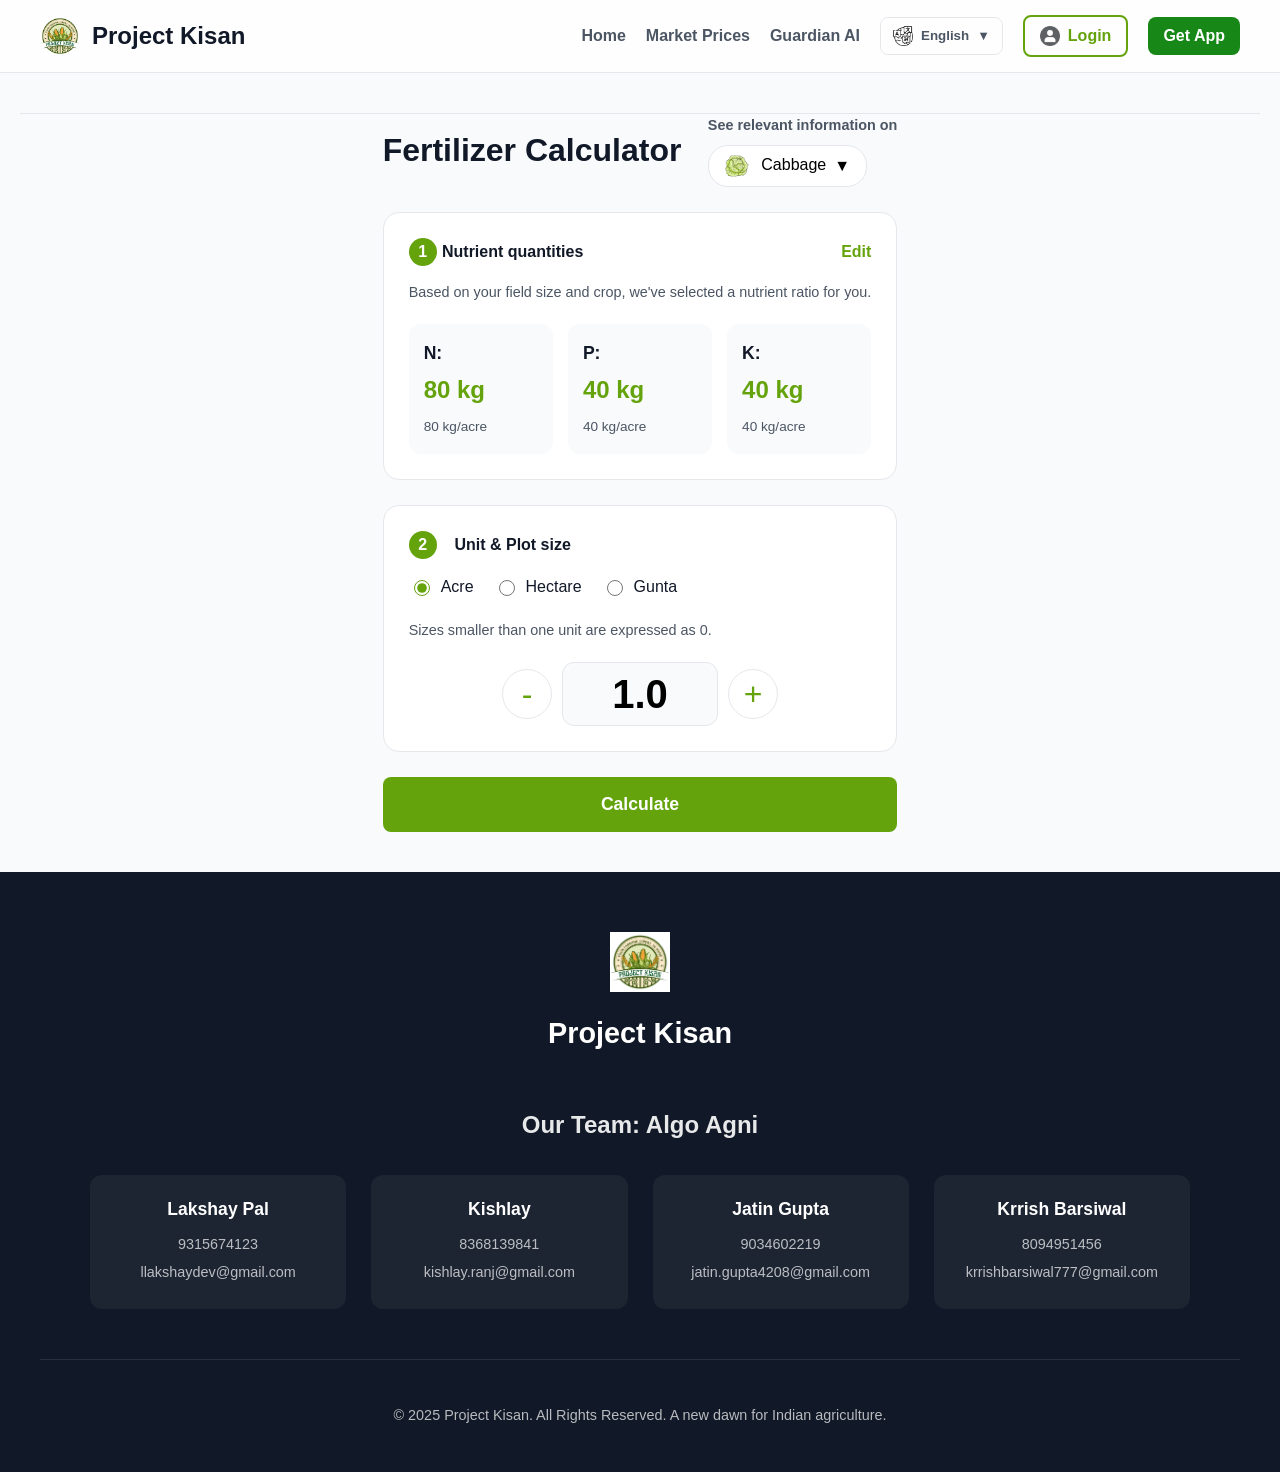
<file: public/fertilizer.html>
<!DOCTYPE html>
<html lang="en">
<head>
    <meta charset="UTF-8">
    <meta name="viewport" content="width=device-width, initial-scale=1.0">
    <title>Fertilizer Calculator - Project Kisan</title>
    <link rel="stylesheet" href="style.css">
</head>
<body class="market-page-body">

    <header>
        <div class="header-container">
            <div class="logo-container">
                <a href="index.html" class="logo-link">
                    <img src="images/LOGO.png" alt="Project Kisan Logo" class="logo">
                    <h1>Project Kisan</h1>
                </a>
            </div>
            <nav class="header-nav">
                <a href="index.html" id="nav-home">Home</a>
                <a href="market.html" id="nav-market">Market Prices</a>
                <a href="guardian.html" id="nav-guardian">Guardian AI</a>
                
                <div class="language-selector">
                    <button id="language-toggle-btn">
                        <img src="images/languages.png" alt="Language">
                        <span id="current-lang-text">English</span>
                        <span class="caret">▼</span>
                    </button>
                    <div id="language-options" class="language-options hidden">
                        <a href="#" class="language-option active" data-lang="en">English</a>
                        <a href="#" class="language-option" data-lang="hi">हिन्दी (Hindi)</a>
                        <a href="#" class="language-option" data-lang="kn">ಕನ್ನಡ (Kannada)</a>
                    </div>
                </div>

                <a href="login.html" class="login-button">
                    <img src="images/user-icon.png" alt="Login Icon">
                    <span id="nav-login">Login</span>
                </a>
                <a href="#" class="login-button" style="background-color: rgb(23, 135, 23); color: white; border: none;">
                    <span id="nav-get-app">Get App</span>
                </a>
            </nav>
        </div>
    </header>

    <main class="container-wide">
        <section class="calculator-panel">
            <div class="calculator-header">
                <h2 id="fert-title">Fertilizer Calculator</h2>
                <div class="form-group">
                    <label id="fert-label-crop">See relevant information on</label>
                    <button id="crop-selector-btn" class="crop-select-button">
                        <span id="selected-crop-text">Select a Crop</span>
                        <span>▼</span>
                    </button>
                </div>
            </div>

            <!-- CARD 1: NUTRIENT INFO -->
            <div class="calculator-card">
                <div class="card-title-bar">
                    <h3>
                        <span>1</span>
                        <span id="fert-card1-title">Nutrient quantities</span>
                    </h3>
                    <a href="#" class="edit-link">Edit</a>
                </div>
                <p class="card-subtitle" id="fert-card1-subtitle">Based on your field size and crop, we've selected a nutrient ratio for you.</p>
                <div class="npk-grid">
                    <div class="npk-item"><p>N:</p><h4 id="n-total">-- kg</h4><span id="n-per-unit">-- kg/ac</span></div>
                    <div class="npk-item"><p>P:</p><h4 id="p-total">-- kg</h4><span id="p-per-unit">-- kg/ac</span></div>
                    <div class="npk-item"><p>K:</p><h4 id="k-total">-- kg</h4><span id="k-per-unit">-- kg/ac</span></div>
                </div>
            </div>
            
            <!-- CARD 2: PLOT/TREE INPUT -->
            <div class="calculator-card">
                 <!-- PLOT SIZE INPUT -->
                <div id="plot-size-input-control">
                    <div class="card-title-bar">
                        <h3>
                           <span>2</span>
                           <span id="fert-card2-plot-title">Unit & Plot size</span>
                        </h3>
                    </div>
                    <div class="unit-selector">
                        <label><input type="radio" name="unit" value="acre" checked> Acre</label>
                        <label><input type="radio" name="unit" value="hectare"> Hectare</label>
                        <label><input type="radio" name="unit" value="gunta"> Gunta</label>
                    </div>
                    <p class="card-subtitle" id="fert-card2-plot-subtitle">Sizes smaller than one unit are expressed as 0.</p>
                    <div class="value-stepper">
                        <button id="plot-minus-btn" class="stepper-btn">-</button>
                        <input type="number" id="plot-size-input" value="1.0" step="0.1" min="0.1">
                        <button id="plot-plus-btn" class="stepper-btn">+</button>
                    </div>
                </div>
                 <!-- TREE INPUT (HIDDEN BY DEFAULT) -->
                <div id="tree-input-control" class="hidden">
                     <div class="card-title-bar">
                        <h3>
                           <span>2</span>
                           <span id="fert-card2-tree-title">Number of trees</span>
                        </h3>
                    </div>
                    <p class="card-subtitle" id="fert-card2-tree-subtitle">Enter the total number of trees in your orchard.</p>
                     <div class="value-stepper">
                        <button id="tree-minus-btn" class="stepper-btn">-</button>
                        <input type="number" id="tree-count-input" value="100" step="1" min="1">
                        <button id="tree-plus-btn" class="stepper-btn">+</button>
                    </div>
                </div>
            </div>

            <button id="calculate-btn" class="cta-button full-width-btn" id="fert-button-calculate">Calculate</button>

        </section>

        <!-- Status Indicator -->
        <div id="fertilizer-status" class="hidden">
            <div class="spinner"></div>
            <p>Calculating best fertilizer combinations...</p>
        </div>
        
        <!-- Results Section -->
        <section id="results-section" class="hidden">
            <h3 id="fert-results-title">Choose your fertilizer combination</h3>
            <p class="card-subtitle" id="fert-results-subtitle">Recommended amount for one season based on your inputs.</p>
            <div id="results-grid" class="results-grid">
                <!-- JS will populate this area -->
            </div>
        </section>
    </main>

    <!-- Crop Selection Modal -->
    <div id="crop-modal" class="modal-overlay hidden">
        <div class="modal-content">
            <div class="modal-header">
                <h2>Select your crop</h2>
                <button id="modal-close-button" class="close-button">×</button>
            </div>
            <div class="modal-search-wrapper"><input type="text" id="crop-search-input" placeholder="Search for your crop..."></div>
            <div id="crop-grid" class="crop-grid-container"><!-- Crop items will be dynamically injected here by JS --></div>
        </div>
    </div>

    <footer class="site-footer">
        <div class="footer-content-wrapper">
            <div class="footer-brand"><img src="images/LOGO.png" alt="Project Kisan Logo"><h3>Project Kisan</h3></div>
            <div class="footer-section" id="footer-team">
                <h4 id="footer-team-title">Our Team: Algo Agni</h4>
                <div class="team-members-grid">
                    <div class="team-member-card"><h5>Lakshay Pal</h5><p><a href="tel:+919315674123">9315674123</a></p><p><a href="mailto:llakshaydev@gmail.com">llakshaydev@gmail.com</a></p></div>
                    <div class="team-member-card"><h5>Kishlay</h5><p><a href="tel:+918368139841">8368139841</a></p><p><a href="mailto:kishlay.ranj@gmail.com">kishlay.ranj@gmail.com</a></p></div>
                    <div class="team-member-card"><h5>Jatin Gupta</h5><p><a href="tel:+919034602219">9034602219</a></p><p><a href="mailto:jatin.gupta4208@gmail.com">jatin.gupta4208@gmail.com</a></p></div>
                    <div class="team-member-card"><h5>Krrish Barsiwal</h5><p><a href="tel:+918094951456">8094951456</a></p><p><a href="mailto:krrishbarsiwal777@gmail.com">krrishbarsiwal777@gmail.com</a></p></div>
                </div>
            </div>
        </div>
        <div class="footer-bottom"><p>© 2025 Project Kisan. All Rights Reserved. A new dawn for Indian agriculture.</p></div>
    </footer>
    
    <script src="fertilizer.js"></script>
    <script src="language-manager.js"></script>
</body>
</html>
</file>
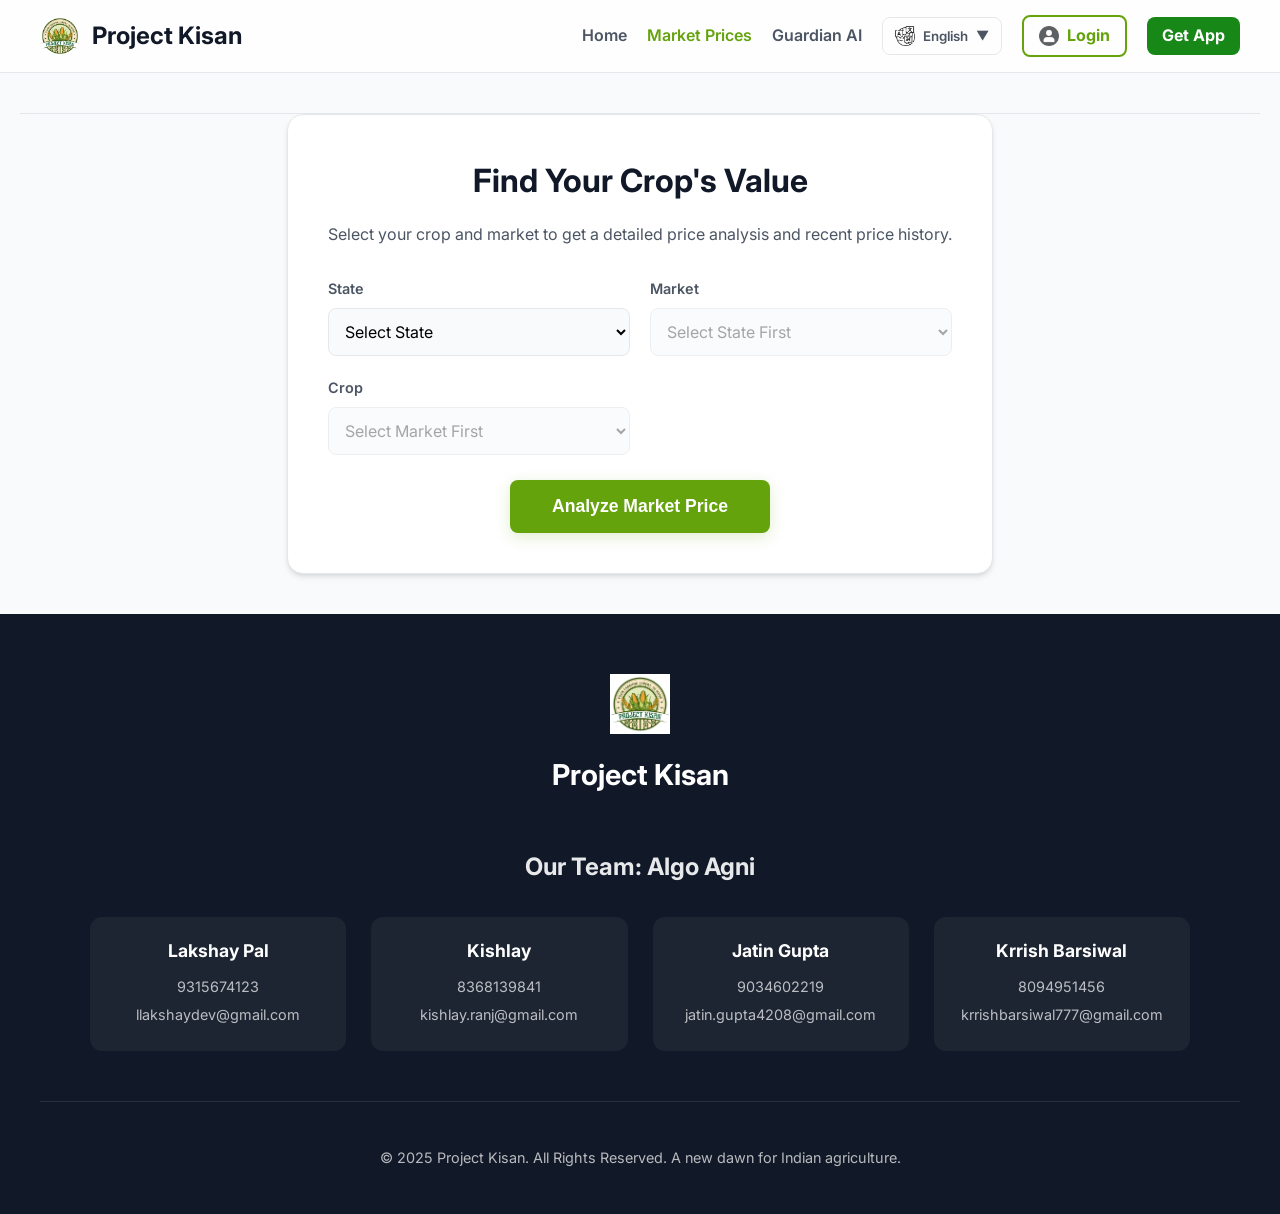
<file: public/market.html>
<!DOCTYPE html>
<html lang="en">
<head>
    <meta charset="UTF-8">
    <meta name="viewport" content="width=device-width, initial-scale=1.0">
    <title>Market Prices - Project Kisan</title>
    <link rel="stylesheet" href="style.css">
    <link rel="preconnect" href="https://fonts.googleapis.com">
    <link rel="preconnect" href="https://fonts.gstatic.com" crossorigin>
    <link href="https://fonts.googleapis.com/css2?family=Inter:wght@400;600;700&display=swap" rel="stylesheet">
</head>
<body class="market-page-body">

    <header>
        <!-- MODIFIED: Replaced header with the one containing the language switcher -->
        <div class="header-container">
            <div class="logo-container">
                <a href="index.html" class="logo-link">
                    <img src="images/LOGO.png" alt="Project Kisan Logo" class="logo">
                    <h1>Project Kisan</h1>
                </a>
            </div>
            <nav class="header-nav">
                <a href="index.html" id="nav-home">Home</a>
                <a href="market.html" class="active" id="nav-market">Market Prices</a>
                <a href="guardian.html" id="nav-guardian">Guardian AI</a>
                
                <div class="language-selector">
                    <button id="language-toggle-btn">
                        <img src="images/languages.png" alt="Language">
                        <span id="current-lang-text">English</span>
                        <span class="caret">▼</span>
                    </button>
                    <div id="language-options" class="language-options hidden">
                        <a href="#" class="language-option active" data-lang="en">English</a>
                        <a href="#" class="language-option" data-lang="hi">हिन्दी (Hindi)</a>
                        <a href="#" class="language-option" data-lang="kn">ಕನ್ನಡ (Kannada)</a>
                    </div>
                </div>

                <a href="login.html" class="login-button">
                    <img src="images/user-icon.png" alt="Login Icon">
                    <span id="nav-login">Login</span>
                </a>
                <a href="#" class="login-button" style="background-color: rgb(23, 135, 23); color: white; border: none;">
                    <span id="nav-get-app">Get App</span>
                </a>
            </nav>
        </div>
    </header>

    <main class="container-wide">
        <!-- Search Panel -->
        <section id="search-section" class="search-panel">
            <!-- MODIFIED: Added ID -->
            <h2 id="market-title">Find Your Crop's Value</h2>
            <!-- MODIFIED: Added ID -->
            <p id="market-subtitle">Select your crop and market to get a detailed price analysis and recent price history.</p>
            <form id="price-form">
                <div class="search-form-grid">
                    <div class="form-group">
                        <!-- MODIFIED: Added ID -->
                        <label for="state-select" id="market-label-state">State</label>
                        <select id="state-select" name="state">
                            <option value="">Select State</option>
                        </select>
                    </div>
                    <div class="form-group">
                        <!-- MODIFIED: Added ID -->
                        <label for="market-select" id="market-label-market">Market</label>
                        <select id="market-select" name="market" disabled>
                            <option value="">Select State First</option>
                        </select>
                    </div>
                    <div class="form-group">
                        <!-- MODIFIED: Added ID -->
                        <label for="crop-select" id="market-label-crop">Crop</label>
                        <select id="crop-select" name="crop" required disabled>
                            <option value="">Select Market First</option>
                        </select>
                    </div>
                </div>
                <!-- MODIFIED: Added ID -->
                <button type="submit" id="analyze-button" class="cta-button" id="market-button-analyze">Analyze Market Price</button>
            </form>
        </section>

        <!-- Analysis Results Section (Initially Hidden) -->
        <div id="status-indicator" class="hidden">
            <div class="spinner"></div>
            <p id="status-text">Generating detailed analysis...</p>
        </div>
        <section id="analysis-results-container" class="hidden">
             <div class="analysis-card">
                 <div class="analysis-header">
                    <div>
                        <h3 id="res-title"></h3>
                        <p id="res-analysis-date" class="analysis-date-text"></p>
                    </div>
                    <span id="res-completeness" class="confidence-badge"></span>
                </div>
                <div class="price-display">
                    <div class="price-point">
                        <span class="price-label">Current Avg Price</span>
                        <span id="res-price" class="price-value"></span>
                    </div>
                    <div class="price-meta-details">
                        <div class="status-item">
                            <strong>Market Trend:</strong>
                            <span id="res-trend"></span>
                        </div>
                        <div class="status-item">
                           <strong style="background-color: #178717; border-radius: 20px;border: none; color: white;padding: 7px;">Sell Status:</strong>
                            <span id="res-comparison"></span>
                        </div>
                    </div>
                </div>
                <p class="analysis-subtitle"><strong>Price Outlook:</strong> <span id="res-outlook"></span></p>
                <div class="details-grid">
                    <div class="detail-block">
                        <h4>Farmer Opinion & Advice</h4>
                        <p id="res-advice"></p>
                    </div>
                    <div class="detail-block">
                        <h4>Influencing Factors</h4>
                        <ul id="res-factors"></ul>
                    </div>
                </div>
            </div>
        </section>

        <!-- Price Table Section (Initially Hidden) -->
        <section id="price-table-container" class="hidden">
            <h3 class="table-title">
                <!-- MODIFIED: Added ID -->
                <span id="market-table-title">Recent Mandi Prices for</span> 
                <span id="history-table-title"></span>
            </h3>
            <div class="table-wrapper">
                <table class="price-table">
                    <thead>
                        <tr>
                            <!-- MODIFIED: Added IDs to all table headers -->
                            <th id="th-commodity">Commodity</th>
                            <th id="th-min-price">Min Price</th>
                            <th id="th-max-price">Max Price</th>
                            <th id="th-avg-price">Avg Price</th>
                            <th id="th-date">Date</th>
                        </tr>
                    </thead>
                    <tbody id="price-table-body">
                        <!-- Rows will be injected by JS -->
                    </tbody>
                </table>
            </div>
        </section>
    </main>

    <footer class="site-footer">
        <div class="footer-content-wrapper">
            <div class="footer-brand"><img src="images/LOGO.png" alt="Project Kisan Logo"><h3>Project Kisan</h3></div>
            <div class="footer-section" id="footer-team">
                <!-- MODIFIED: Added ID -->
                <h4 id="footer-team-title">Our Team: Algo Agni</h4>
                <div class="team-members-grid">
                    <div class="team-member-card"><h5>Lakshay Pal</h5><p><a href="tel:+919315674123">9315674123</a></p><p><a href="mailto:llakshaydev@gmail.com">llakshaydev@gmail.com</a></p></div>
                    <div class="team-member-card"><h5>Kishlay</h5><p><a href="tel:+918368139841">8368139841</a></p><p><a href="mailto:kishlay.ranj@gmail.com">kishlay.ranj@gmail.com</a></p></div>
                    <div class="team-member-card"><h5>Jatin Gupta</h5><p><a href="tel:+919034602219">9034602219</a></p><p><a href="mailto:jatin.gupta4208@gmail.com">jatin.gupta4208@gmail.com</a></p></div>
                    <div class="team-member-card"><h5>Krrish Barsiwal</h5><p><a href="tel:+918094951456">8094951456</a></p><p><a href="mailto:krrishbarsiwal777@gmail.com">krrishbarsiwal777@gmail.com</a></p></div>
                </div>
            </div>
        </div>
        <div class="footer-bottom"><p>©️ 2025 Project Kisan. All Rights Reserved. A new dawn for Indian agriculture.</p></div>
    </footer>
    
    <script src="market.js"></script>
    <!-- MODIFIED: Added the language manager script -->
    <script src="language-manager.js"></script>
</body>
</html>
</file>
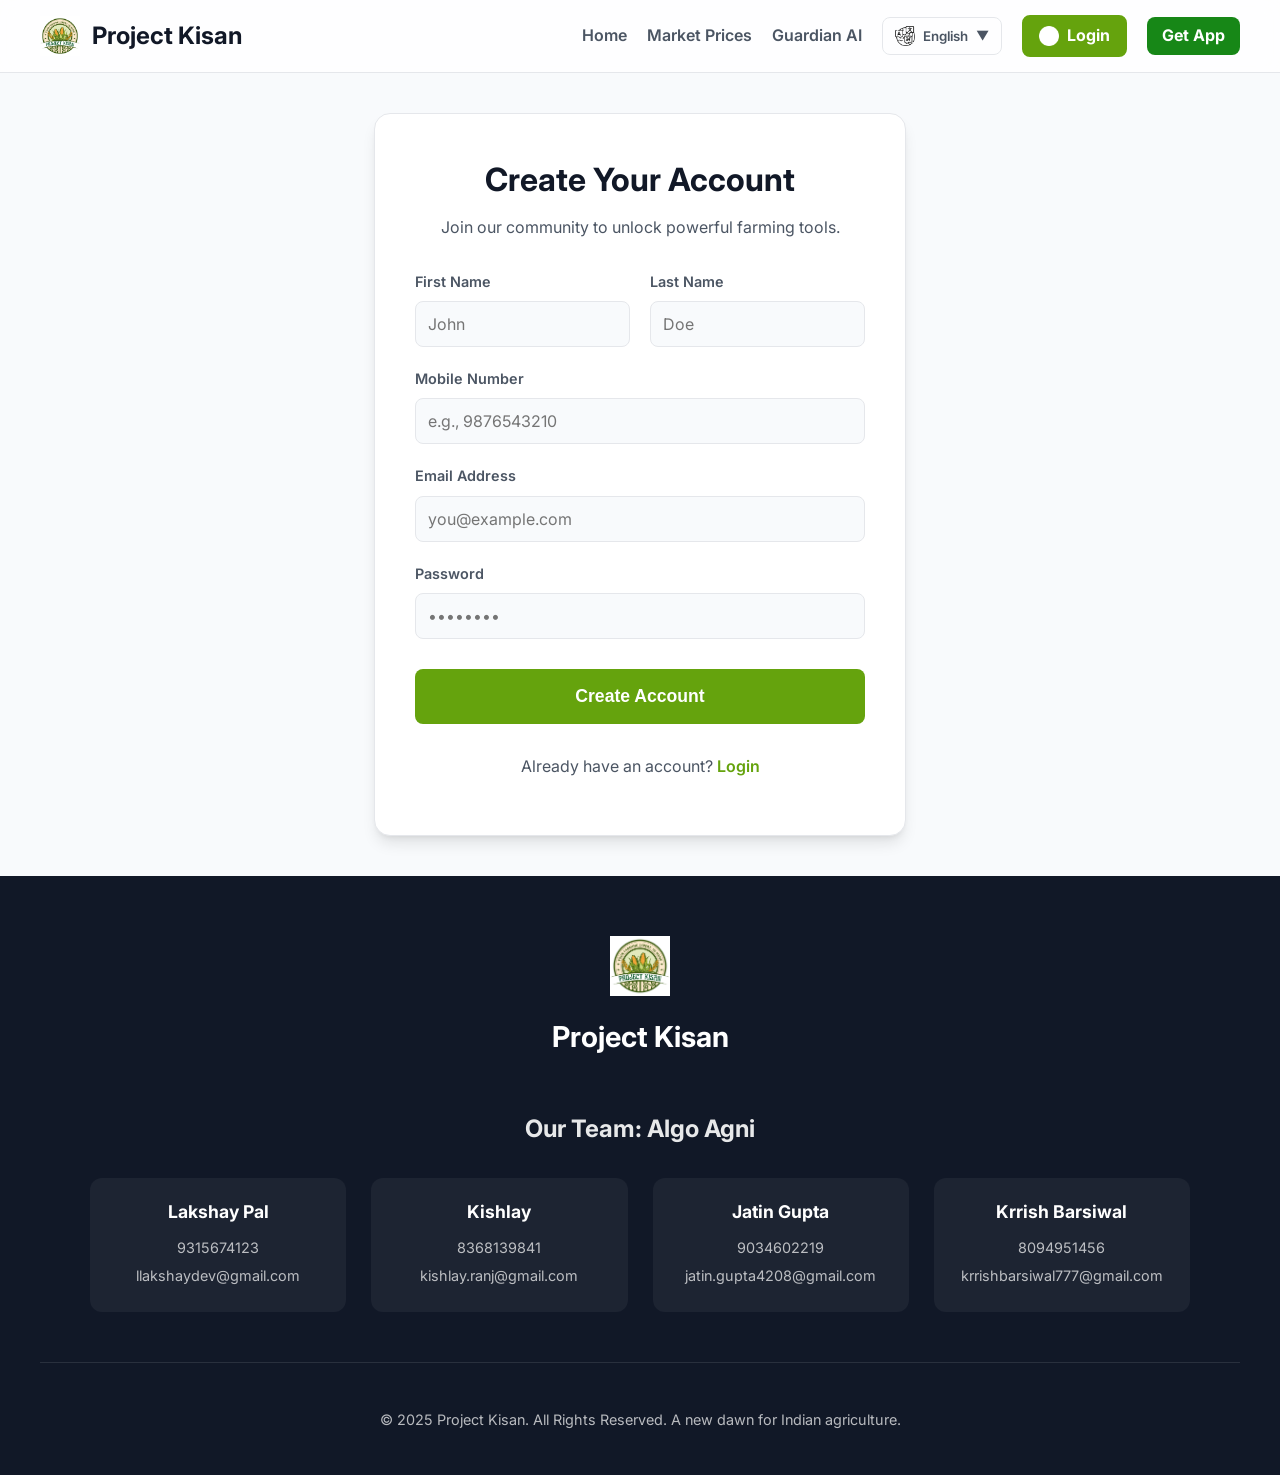
<file: public/signup.html>
<!DOCTYPE html>
<html lang="en">
<head>
    <meta charset="UTF-8">
    <meta name="viewport" content="width=device-width, initial-scale=1.0">
    <title>Sign Up - Project Kisan</title>
    <link rel="stylesheet" href="style.css">
    <link rel="preconnect" href="https://fonts.googleapis.com">
    <link rel="preconnect" href="https://fonts.gstatic.com" crossorigin>
    <link href="https://fonts.googleapis.com/css2?family=Inter:wght@400;600;700&display=swap" rel="stylesheet">
</head>
<body class="login-page-body">

    <header>
        <div class="header-container">
            <div class="logo-container">
                <a href="index.html" class="logo-link">
                    <img src="images/LOGO.png" alt="Project Kisan Logo" class="logo">
                    <h1>Project Kisan</h1>
                </a>
            </div>
            <nav class="header-nav">
                <a href="index.html" id="nav-home">Home</a>
                <a href="market.html" id="nav-market">Market Prices</a>
                <a href="guardian.html" id="nav-guardian">Guardian AI</a>
                
                <div class="language-selector">
                    <button id="language-toggle-btn">
                        <img src="images/languages.png" alt="Language">
                        <span id="current-lang-text">English</span>
                        <span class="caret">▼</span>
                    </button>
                    <div id="language-options" class="language-options hidden">
                        <a href="#" class="language-option active" data-lang="en">English</a>
                        <a href="#" class="language-option" data-lang="hi">हिन्दी (Hindi)</a>
                        <a href="#" class="language-option" data-lang="kn">ಕನ್ನಡ (Kannada)</a>
                    </div>
                </div>

                <a href="login.html" class="login-button active">
                    <img src="images/user-icon.png" alt="Login Icon">
                    <span id="nav-login">Login</span>
                </a>
                <a href="#" class="login-button" style="background-color: rgb(23, 135, 23); color: white; border: none;">
                    <span id="nav-get-app">Get App</span>
                </a>
            </nav>
        </div>
    </header>

    <main class="login-main">
        <div class="login-container">
            <div class="login-header">
                <h2 id="signup-title">Create Your Account</h2>
                <p id="signup-subtitle">Join our community to unlock powerful farming tools.</p>
            </div>
            <form id="signup-form">
                <div class="form-row">
                    <div class="form-group">
                        <label for="first-name" id="label-fname">First Name</label>
                        <input type="text" id="first-name" name="first_name" placeholder="John" required>
                    </div>
                    <div class="form-group">
                        <label for="last-name" id="label-lname">Last Name</label>
                        <input type="text" id="last-name" name="last_name" placeholder="Doe" required>
                    </div>
                </div>
                 <div class="form-group">
                    <label for="mobile" id="label-mobile">Mobile Number</label>
                    <input type="tel" id="mobile" name="mobile" placeholder="e.g., 9876543210" required>
                </div>
                <div class="form-group">
                    <label for="email" id="label-email">Email Address</label>
                    <input type="email" id="email" name="email" placeholder="you@example.com" required>
                </div>
                <div class="form-group">
                    <label for="password" id="label-password">Password</label>
                    <input type="password" id="password" name="password" placeholder="••••••••" required>
                </div>
                <button type="submit" class="cta-button" id="button-create">Create Account</button>
            </form>
            <div class="signup-link">
                <p><span id="signup-login-prompt">Already have an account?</span> <a href="login.html" id="signup-login-link">Login</a></p>
            </div>
        </div>
    </main>

    <footer class="site-footer">
        <div class="footer-content-wrapper">
            <div class="footer-brand"><img src="images/LOGO.png" alt="Project Kisan Logo"><h3>Project Kisan</h3></div>
            <div class="footer-section" id="footer-team">
                <h4 id="footer-team-title">Our Team: Algo Agni</h4>
                <div class="team-members-grid">
                    <div class="team-member-card"><h5>Lakshay Pal</h5><p><a href="tel:+919315674123">9315674123</a></p><p><a href="mailto:llakshaydev@gmail.com">llakshaydev@gmail.com</a></p></div>
                    <div class="team-member-card"><h5>Kishlay</h5><p><a href="tel:+918368139841">8368139841</a></p><p><a href="mailto:kishlay.ranj@gmail.com">kishlay.ranj@gmail.com</a></p></div>
                    <div class="team-member-card"><h5>Jatin Gupta</h5><p><a href="tel:+919034602219">9034602219</a></p><p><a href="mailto:jatin.gupta4208@gmail.com">jatin.gupta4208@gmail.com</a></p></div>
                    <div class="team-member-card"><h5>Krrish Barsiwal</h5><p><a href="tel:+918094951456">8094951456</a></p><p><a href="mailto:krrishbarsiwal777@gmail.com">krrishbarsiwal777@gmail.com</a></p></div>
                </div>
            </div>
        </div>
        <div class="footer-bottom"><p>© 2025 Project Kisan. All Rights Reserved. A new dawn for Indian agriculture.</p></div>
    </footer>
    
    <script src="signup.js"></script>
    <script src="language-manager.js"></script>
</body>
</html>
</file>
<file: public/style.css>
/* --- THEME, FONTS & GLOBAL SETUP --- */
:root {
    --primary-color: #65a30d;
    --accent-color: #84cc16;
    --dark-bg: #111827;
    --background-color: #f8fafc;
    --card-background: #ffffff;
    --text-color: #111827;
    --subtle-text: #4b5563;
    --border-color: #e5e7eb;
    --shadow: 0 4px 6px -1px rgb(0 0 0 / 0.1), 0 2px 4px -2px rgb(0 0 0 / 0.1);
    --shadow-lg: 0 10px 15px -3px rgb(0 0 0 / 0.1), 0 4px 6px -4px rgb(0 0 0 / 0.1);
    --light-green-bg: #f7fee7;
}

html {
    scroll-behavior: smooth;
}

body {
    font-family: 'Inter', sans-serif;
    background-color: var(--background-color);
    color: var(--text-color);
    margin: 0;
    line-height: 1.6;
}

.container {
    max-width: 1100px;
    margin: 0 auto;
    padding: 0 20px;
}

.section-title {
    font-size: 2.5rem;
    font-weight: 700;
    text-align: center;
    margin-bottom: 20px;
}

/* Reduced bottom margin */

/* --- HEADER --- */
header {
    background: rgba(255, 255, 255, 0.8);
    backdrop-filter: blur(10px);
    -webkit-backdrop-filter: blur(10px);
    padding: 15px 0;
    /* Adjusted padding */
    border-bottom: 1px solid var(--border-color);
    position: sticky;
    top: 0;
    z-index: 100;
    transition: all 0.3s ease-in-out;
}

.header-container {
    display: flex;
    justify-content: space-between;
    align-items: center;
    max-width: 1200px;
    margin: 0 auto;
    padding: 0 20px;
}

.logo-container {
    display: flex;
    align-items: center;
    gap: 12px;
}

.logo {
    width: 40px;
    height: 40px;
    color: var(--primary-color);
}

h1 {
    font-size: 1.5rem;
    /* Adjusted font size */
    font-weight: 700;
    margin: 0;
    color: var(--text-color);
}

.header-nav {
    display: flex;
    align-items: center;
    gap: 20px;
    /* Added gap for spacing */
}

.header-nav a {
    text-decoration: none;
    color: var(--subtle-text);
    font-weight: 600;
    transition: color 0.2s ease;
    vertical-align: middle;
}

.header-nav a:not(.login-button) {
    padding: 5px 0;
}

.header-nav a:hover {
    color: var(--primary-color);
}

header.scrolled {
    background: var(--card-background);
    box-shadow: var(--shadow);
    padding-top: 10px;
    padding-bottom: 10px;
}


/* --- LANGUAGE SELECTOR --- */
.language-selector {
    position: relative;
}

#language-toggle-btn {
    display: flex;
    align-items: center;
    gap: 8px;
    background: transparent;
    border: 1px solid var(--border-color);
    border-radius: 8px;
    padding: 8px 12px;
    cursor: pointer;
    font-family: 'Inter', sans-serif;
    font-weight: 600;
    color: var(--subtle-text);
    transition: all 0.2s ease;
}

#language-toggle-btn:hover {
    border-color: var(--primary-color);
    color: var(--primary-color);
}

#language-toggle-btn img {
    width: 20px;
    height: 20px;
}

#language-toggle-btn .caret {
    font-size: 0.8rem;
}

.language-options {
    position: absolute;
    top: calc(100% + 5px);
    right: 0;
    background-color: var(--card-background);
    border: 1px solid var(--border-color);
    border-radius: 8px;
    box-shadow: var(--shadow-lg);
    z-index: 110;
    min-width: 150px;
    overflow: hidden;
    padding: 5px;
}

.language-option {
    display: block;
    padding: 10px 15px;
    color: var(--text-color);
    text-decoration: none;
    border-radius: 6px;
    font-weight: 500;
    margin-left: 0 !important;
    /* Override nav link margin */
}

.language-option:hover {
    background-color: var(--background-color);
}

.language-option.active {
    background-color: var(--light-green-bg);
    color: var(--primary-color);
    font-weight: 600;
}


/* --- HERO SECTION --- */
.hero-section {
    height: 90vh;
    display: flex;
    align-items: center;
    justify-content: center;
    text-align: center;
    color: white;
    position: relative;
    overflow: hidden;
    -webkit-clip-path: polygon(0 0, 100% 0, 100% 90%, 80% 100%, 20% 90%, 0 100%);
    clip-path: polygon(0 0, 100% 0, 100% 90%, 80% 100%, 20% 90%, 0 100%);
}

.hero-video {
    position: absolute;
    top: 50%;
    left: 50%;
    transform: translate(-50%, -50%);
    min-width: 100%;
    min-height: 100%;
    width: auto;
    height: auto;
    z-index: -1;
    object-fit: cover;
}

.hero-section::after {
    content: '';
    position: absolute;
    top: 0;
    left: 0;
    width: 100%;
    height: 100%;
    background-color: rgba(0, 0, 0, 0.5);
    z-index: 0;
}

.hero-content {
    position: relative;
    z-index: 1;
}

.hero-content h2 {
    font-size: 3.5rem;
    font-weight: 700;
    margin: 0 0 15px 0;
}

.hero-content p {
    font-size: 1.2rem;
    max-width: 600px;
    margin: 0 auto 30px auto;
    opacity: 0.9;
}

.hero-button-group {
    display: flex;
    justify-content: center;
    gap: 20px;
}

.cta-button,
.cta-button-outline {
    padding: 12px 30px;
    text-decoration: none;
    font-weight: 700;
    border-radius: 8px;
    transition: all 0.3s ease;
    display: inline-block;
    border: 2px solid transparent;
}

.cta-button {
    background-color: var(--primary-color);
    color: white;
}

.cta-button:hover {
    background-color: var(--accent-color);
    transform: translateY(-3px);
}

.cta-button-outline {
    background-color: transparent;
    border: 2px solid white;
    color: white;
}

.cta-button-outline:hover {
    background-color: white;
    color: var(--primary-color);
    transform: translateY(-3px);
}

/* --- MAIN APP LAYOUT (YOUR CORE TOOL) --- */
main {
    max-width: 800px;
    margin: 0 auto 0 auto;
    /* Removed bottom margin */
    padding: 80px 20px;
    display: flex;
    flex-direction: column;
    gap: 40px;
    border-top: 1px solid var(--border-color);
}

.action-panel {
    text-align: center;
    padding: 40px;
    background: var(--card-background);
    border-radius: 16px;
    box-shadow: var(--shadow);
}

.action-panel h2 {
    font-size: 2rem;
    margin: 0 0 10px 0;
}

.action-panel p {
    color: var(--subtle-text);
    margin-bottom: 30px;
}

.upload-button {
    display: inline-flex;
    align-items: center;
    gap: 12px;
    padding: 15px 30px;
    border-radius: 12px;
    font-size: 1.1rem;
    font-weight: 600;
    cursor: pointer;
    border: none;
    background-color: var(--primary-color);
    color: white;
    transition: all 0.2s ease;
}

.upload-button:hover {
    background-color: var(--accent-color);
    transform: translateY(-2px);
    box-shadow: 0 6px 20px rgba(101, 163, 13, 0.3);
}

.upload-button img {
    width: 24px;
    height: 24px;
    filter: brightness(0) invert(1);
}

#status-indicator {
    display: flex;
    flex-direction: column;
    align-items: center;
    gap: 15px;
    color: var(--subtle-text);
    padding: 40px 0;
}

.spinner {
    width: 40px;
    height: 40px;
    border: 4px solid var(--border-color);
    border-top: 4px solid var(--primary-color);
    border-radius: 50%;
    animation: spin 1s linear infinite;
}

.button-group {
    display: flex;
    justify-content: center;
    align-items: center;
    gap: 20px;
    flex-wrap: wrap;
    /* Allows buttons to stack on very small screens */
}

.upload-button-outline {
    display: inline-flex;
    align-items: center;
    gap: 12px;
    padding: 13px 30px;
    /* Slightly adjusted padding to align with border */
    border-radius: 12px;
    font-size: 1.1rem;
    font-weight: 600;
    cursor: pointer;
    background-color: transparent;
    border: 2px solid var(--primary-color);
    color: var(--primary-color);
    transition: all 0.3s ease;
    text-decoration: none;
    /* Ensure links look like buttons */
}

.upload-button-outline:hover {
    background-color: var(--primary-color);
    color: white;
    transform: translateY(-2px);
    box-shadow: 0 4px 12px rgba(101, 163, 13, 0.2);
}

.upload-button-outline img {
    width: 24px;
    height: 24px;
    transition: filter 0.3s ease;
}

.upload-button-outline:hover img {
    filter: brightness(0) invert(1);
    /* Makes the icon white on hover */
}


@keyframes spin {
    to {
        transform: rotate(360deg);
    }
}

#results-container {
    background: var(--card-background);
    border-radius: 16px;
    padding: 25px;
    text-align: left;
    border: 1px solid var(--border-color);
    animation: fadeInResult 0.5s ease-in-out;
}

@keyframes fadeInResult {
    from {
        opacity: 0;
        transform: translateY(10px);
    }

    to {
        opacity: 1;
        transform: translateY(0);
    }
}

.result-header {
    display: flex;
    justify-content: space-between;
    align-items: flex-start;
    border-bottom: 1px solid var(--border-color);
    padding-bottom: 15px;
    margin-bottom: 20px;
}

.result-header h3 {
    margin: 0;
    font-size: 1.5rem;
}

.plant-type {
    margin: 4px 0 0 0;
    font-size: 1rem;
    color: var(--subtle-text);
    font-weight: 600;
}

#result-confidence {
    font-weight: 600;
    padding: 5px 10px;
    border-radius: 8px;
    font-size: 0.9rem;
    white-space: nowrap;
}

.result-details-grid {
    display: grid;
    grid-template-columns: 1fr 1fr;
    gap: 15px;
    margin-bottom: 20px;
}

.detail-card {
    background-color: var(--background-color);
    padding: 15px;
    border-radius: 12px;
}

.detail-card h4 {
    margin: 0 0 5px 0;
    font-size: 0.9rem;
    color: var(--subtle-text);
}

.detail-card p {
    margin: 0;
    font-size: 1.1rem;
    font-weight: 600;
}

.result-section {
    margin-bottom: 20px;
}

.result-section h4 {
    margin: 0 0 8px 0;
    font-size: 0.9rem;
    color: var(--subtle-text);
    text-transform: uppercase;
}

.result-section p,
.result-section div {
    margin: 0;
    background-color: var(--background-color);
    padding: 15px;
    border-radius: 12px;
}

.kannada-text {
    font-size: 1.1rem;
    margin-top: 8px;
    background-color: #e9ecef !important;
}

#result-prevention ul {
    padding-left: 20px;
    margin: 0;
}

#result-prevention li {
    margin-bottom: 5px;
}

#speak-button {
    margin-top: 20px;
    background-color: var(--primary-color);
    color: white;
    width: 100%;
    padding: 15px;
    border-radius: 12px;
    font-size: 1rem;
    font-weight: 600;
    cursor: pointer;
    border: none;
    transition: background-color 0.2s;
}

#speak-button:hover {
    background-color: var(--accent-color);
}

#speak-button:disabled {
    background-color: var(--subtle-text);
    cursor: not-allowed;
}

/* --- FULL SUITE OF TOOLS SECTION (ENHANCED FEATURES GRID) --- */
.more-features-section {
    padding: 80px 0;
    background-color: var(--light-green-bg);
}

.feature-card {
    background: var(--card-background);
    padding: 20px;
    border-radius: 20px;
    /* More rounded corners like the image */
    box-shadow: 0 4px 15px rgba(0, 0, 0, 0.05);
    border: 1px solid var(--border-color);
    text-align: center;

    /* Center content vertically */
    display: flex;
    flex-direction: column;
    justify-content: center;
    align-items: center;

    /* Set the initial (smaller) height */
    min-height: 180px;

    /* Smooth transitions for all property changes */
    transition: all 0.4s cubic-bezier(0.25, 0.8, 0.25, 1);
}

.feature-card:hover {
    transform: translateY(-10px);
    box-shadow: var(--shadow-lg);
}

.feature-card img {
    height: 50px;
    /* Control icon size */
    width: auto;
    margin-bottom: 15px;
    /* Smooth transition for the color filter */
    transition: filter 0.4s ease;
}

.feature-card:hover img {
    transform: scale(1.1);
}

.feature-card h3 {
    margin: 0;
    font-size: 1.1rem;
    /* Slightly smaller font */
    color: var(--text-color);
    font-weight: 700;
    /* Smooth transition for the text color */
    transition: color 0.4s ease;
}

/* Highlighted card style */
.feature-card.highlight {
    background-color: var(--primary-color);
    border-color: var(--primary-color);
}

.feature-card.highlight h3 {
    color: white;
}

.feature-card.highlight img {
    filter: brightness(0) invert(1);
}

/* --- FEATURE SPOTLIGHT SECTION --- */
.feature-spotlight-section {
    padding: 80px 0;
    background-color: var(--card-background);
}

.feature-spotlight-grid {
    display: grid;
    grid-template-columns: 1fr 1fr;
    gap: 60px;
    align-items: center;
}

.section-title-left {
    font-size: 2.5rem;
    font-weight: 700;
    margin-bottom: 40px;
    text-align: left;
}

.section-title-left .underline {
    position: relative;
    display: inline-block;
}

.section-title-left.is-visible .underline::after {
    width: 100%;
}

.section-title-left .underline::after {
    content: '';
    position: absolute;
    bottom: -5px;
    left: 0;
    width: 0;
    height: 4px;
    background-color: var(--primary-color);
    transition: width 0.8s ease-out;
}

.feature-item {
    display: flex;
    align-items: flex-start;
    gap: 20px;
    margin-bottom: 30px;
    transition: transform 0.3s ease;
}

.feature-item:hover {
    transform: translateX(5px);
}

.feature-icon {
    flex-shrink: 0;
    width: 60px;
    height: 60px;
    border-radius: 50%;
    background-color: var(--card-background);
    display: flex;
    align-items: center;
    justify-content: center;
    transition: all 0.3s ease;
}

.feature-item:hover .feature-icon {
    background-color: var(--primary-color);
}

.feature-item:hover .feature-icon img {
    filter: brightness(0) invert(1);
}

.feature-icon img {
    width: 30px;
    height: 30px;
    transition: filter 0.3s ease;
}

.feature-description h4 {
    margin: 0 0 5px 0;
    font-size: 1.2rem;
    color: var(--text-color);
}

.feature-description p {
    margin: 0;
    color: var(--subtle-text);
}

.feature-image-content img {
    width: 100%;
    border-radius: 12px;
    filter: grayscale(100%);
    opacity: 0.9;
}

/* --- STATS SECTION --- */
.stats-section {
    padding: 80px 0;
    background-color: var(--card-background);
}

/* Changed to white */
.stats-grid {
    display: grid;
    grid-template-columns: repeat(auto-fit, minmax(200px, 1fr));
    gap: 30px;
}

.stat-item {
    text-align: center;
    transition: transform 0.3s ease;
}

.stat-item:hover {
    transform: translateY(-8px);
}

.stat-icon {
    width: 80px;
    height: 80px;
    margin: 0 auto 20px auto;
    border-radius: 50%;
    background-color: var(--background-color);
    display: flex;
    align-items: center;
    justify-content: center;
    box-shadow: var(--shadow);
}

.stat-icon img {
    width: 35px;
    height: 35px;
}

.stat-item h3 {
    font-size: 2.5rem;
    font-weight: 700;
    margin: 0 0 5px 0;
    color: var(--text-color);
    position: relative;
    display: inline-block;
}

.stat-item h3::after {
    content: '';
    position: absolute;
    bottom: -5px;
    left: 50%;
    transform: translateX(-50%);
    width: 50%;
    height: 4px;
    background-color: var(--primary-color);
}

.stat-item p {
    margin: 0;
    color: var(--subtle-text);
    font-weight: 600;
}

/* --- PROCESS SECTION --- */
.process-section {
    padding: 80px 0;
    background-color: var(--background-color);
}

/* Changed background */
.section-subtitle {
    max-width: 800px;
    margin: -30px auto 50px auto;
    text-align: center;
    color: var(--subtle-text);
}

.process-timeline {
    display: flex;
    justify-content: space-between;
    align-items: flex-start;
}

.process-step {
    text-align: center;
    max-width: 100px;
}

.process-icon {
    width: 90px;
    height: 90px;
    border-radius: 50%;
    background-color: var(--card-background);
    margin: 0 auto 10px auto;
    display: flex;
    align-items: center;
    justify-content: center;
    transition: all 0.3s ease;
}

.process-icon:hover {
    transform: scale(1.1);
    box-shadow: var(--shadow-lg);
}

.process-icon img {
    width: 40px;
    height: 40px;
}

.process-step p {
    font-weight: 600;
    color: var(--subtle-text);
}

.process-connector {
    flex-grow: 1;
    height: 2px;
    background-image: linear-gradient(to right, #ccc 33%, rgba(255, 255, 255, 0) 0%);
    background-position: bottom;
    background-size: 8px 2px;
    background-repeat: repeat-x;
    margin-top: 45px;
}

/* --- TESTIMONIALS SECTION --- */
.testimonials-section {
    padding: 80px 0;
    background-color: var(--card-background);
}

/* Changed to white */
.testimonial-grid {
    display: grid;
    grid-template-columns: 1fr 1fr;
    gap: 30px;
}

.testimonial-card {
    background-color: var(--background-color);
    padding: 30px;
    border-radius: 12px;
    border: 1px solid transparent;
    transition: transform 0.3s ease, box-shadow 0.3s ease;
}

.testimonial-card:hover {
    transform: translateY(-8px);
    box-shadow: var(--shadow-lg);
}

.testimonial-card p {
    font-size: 1.1rem;
    font-style: italic;
    margin: 0 0 20px 0;
    color: var(--subtle-text);
}

.author-info {
    display: flex;
    align-items: center;
    gap: 15px;
}

.author-info img {
    width: 50px;
    height: 50px;
    border-radius: 50%;
    object-fit: cover;
}

.author-info span {
    color: var(--subtle-text);
}

/* --- FOOTER --- */
.site-footer {
    background-color: var(--dark-bg);
    color: rgba(255, 255, 255, 0.7);
    padding: 60px 0 20px 0;
}

.footer-container {
    display: flex;
    justify-content: center;
    align-items: center;
    flex-direction: column;
    text-align: center;
    margin-bottom: 40px;
}

.footer-brand img {
    width: 50px;
    margin-bottom: 10px;
}

.footer-brand h3 {
    margin: 0;
    font-size: 1.5rem;
    color: white;
}

.footer-tagline {
    font-size: 1.1rem;
    opacity: 0.8;
}

.footer-bottom {
    border-top: 1px solid rgba(255, 255, 255, 0.1);
    text-align: center;
    padding-top: 20px;
    font-size: 0.9rem;
}

/* --- UTILITIES & ANIMATIONS --- */
.hidden {
    display: none !important;
}

.fade-in {
    opacity: 0;
    transform: translateY(20px);
    transition: opacity 0.6s ease-out, transform 0.6s ease-out;
}

.fade-in.is-visible {
    opacity: 1;
    transform: translateY(0);
}

/* --- RESPONSIVE DESIGN --- */
@media (max-width: 992px) {
    .header-nav a:not(.login-button):not(.language-selector) {
        display: none;
        /* Hide text links on smaller screens */
    }
}

@media (max-width: 900px) {
    .testimonial-grid {
        grid-template-columns: 1fr;
    }

    .feature-spotlight-grid {
        grid-template-columns: 1fr;
    }

    .feature-image-content {
        order: -1;
        max-width: 400px;
        margin: 0 auto;
    }

    .section-title-left {
        text-align: center;
    }
}

@media (max-width: 768px) {
    .header-nav {
        gap: 10px;
        /* Reduce gap on smaller screens */
    }

    .hero-content h2 {
        font-size: 2.5rem;
    }

    .hero-section {
        -webkit-clip-path: polygon(0 0, 100% 0, 100% 95%, 50% 100%, 0 95%);
        clip-path: polygon(0 0, 100% 0, 100% 95%, 50% 100%, 0 95%);
    }

    .section-title {
        font-size: 2rem;
    }

    .process-timeline {
        flex-wrap: wrap;
        justify-content: center;
        gap: 20px;
    }

    .process-connector {
        display: none;
    }

    .process-step {
        flex-basis: 30%;
    }

    .process-icon {
        width: 70px;
        height: 70px;
    }
}

/* --- MARKET PAGE SPECIFIC STYLES --- */

/* Search Panel and Form */
.search-panel {
    text-align: center;
    padding: 40px;
    background: var(--card-background);
    border-radius: 16px;
    box-shadow: var(--shadow);
    max-width: 900px;
    margin: 0 auto;
}

.search-panel h2 {
    font-size: 2rem;
    margin: 0 0 10px 0;
}

.search-panel p {
    color: var(--subtle-text);
    margin-bottom: 30px;
}

.search-form-grid {
    display: grid;
    grid-template-columns: repeat(auto-fit, minmax(200px, 1fr));
    gap: 20px;
    align-items: flex-end;
}

.form-group {
    text-align: left;
}

.form-group label {
    font-weight: 600;
    font-size: 0.9rem;
    color: var(--subtle-text);
    margin-bottom: 8px;
    display: block;
}

.form-group select,
.form-group input {
    width: 100%;
    padding: 12px;
    border-radius: 8px;
    border: 1px solid var(--border-color);
    font-size: 1rem;
    font-family: 'Inter', sans-serif;
    background-color: var(--background-color);
    cursor: pointer;
    box-sizing: border-box;
    /* Important for consistent sizing */
}

/* Ensure button aligns nicely */
.search-form-grid .cta-button {
    width: 100%;
    padding: 14px 20px;
}

/* --- Market Results Card --- */
#results-container .confidence-badge {
    font-weight: 600;
    padding: 5px 10px;
    border-radius: 8px;
    font-size: 0.9rem;
    white-space: nowrap;
    background-color: rgba(234, 179, 8, 0.2);
    color: #854d0e;
}

.price-card {
    background: linear-gradient(45deg, var(--primary-color), var(--accent-color));
    color: white;
    text-align: center;
    padding: 30px;
    border-radius: 12px;
    margin: 20px 0;
}

.price-card h4 {
    margin: 0 0 10px 0;
    font-size: 1rem;
    opacity: 0.8;
    text-transform: uppercase;
}

.price-card p {
    margin: 0;
    font-size: 3rem;
    font-weight: 700;
}

.price-comparison {
    margin-top: 15px;
    opacity: 0.9;
}

.details-grid {
    display: grid;
    grid-template-columns: 1fr 1fr;
    gap: 20px;
    margin-top: 20px;
}

.detail-block {
    background-color: var(--background-color);
    padding: 20px;
    border-radius: 12px;
}

.detail-block.full-width {
    grid-column: 1 / -1;
}

.detail-block h4 {
    display: flex;
    align-items: center;
    gap: 10px;
    margin: 0 0 10px 0;
    font-size: 1.1rem;
    color: var(--text-color);
}

.detail-block h4 img {
    width: 20px;
    height: 20px;
}

.detail-block p,
.detail-block ul {
    margin: 0;
    color: var(--subtle-text);
    line-height: 1.7;
}

.detail-block ul {
    padding-left: 20px;
}

.detail-block li {
    margin-bottom: 8px;
}

/* --- LINK WRAPPER FOR FEATURE CARD --- */
.feature-card-link {
    text-decoration: none;
    color: inherit;
    display: block;
    /* Important for layout */
    /* Smooth transition for the size change */
    transition: transform 0.4s cubic-bezier(0.25, 0.8, 0.25, 1);
}

.feature-card-link>.feature-card {
    width: 100%;
    box-sizing: border-box;
    /* Ensures padding is included in width */
}

/* ▼▼▼ NEW ACTIVE CARD STYLE (FOR CLICK) ▼▼▼ */
.feature-card-link.active-card .feature-card {
    background-color: var(--primary-color);
    border-color: var(--primary-color);

    /* Set the expanded height */
    min-height: 220px;

    /* Add a subtle lift and shadow effect */
    transform: translateY(-10px);
    box-shadow: 0 10px 25px rgba(101, 163, 13, 0.3);
}

.feature-card-link.active-card .feature-card h3 {
    color: white;
}

.feature-card-link.active-card .feature-card img {
    filter: brightness(0) invert(1);
}

/* --- MARKET PAGE: SEARCH PANEL REFINEMENT --- */
.search-form-grid {
    display: grid;
    grid-template-columns: repeat(auto-fit, minmax(200px, 1fr));
    gap: 20px;
    margin-bottom: 25px;
    /* Space between inputs and button */
}

#price-form .cta-button {
    width: auto;
    padding: 14px 40px;
    font-size: 1.1rem;
}

/* --- MARKET PAGE: PROFESSIONAL ANALYSIS CARD --- */
.analysis-card {
    background: var(--card-background);
    border: 1px solid var(--border-color);
    padding: 30px;
    border-radius: 16px;
    box-shadow: var(--shadow);
    margin-bottom: 50px;
}

.analysis-header {
    display: flex;
    justify-content: space-between;
    align-items: center;
    border-bottom: 1px solid var(--border-color);
    padding-bottom: 15px;
    margin-bottom: 25px;
}

.analysis-header h3 {
    margin: 0;
    font-size: 1.6rem;
    color: var(--text-color);
}

.price-display {
    text-align: center;
    margin-bottom: 20px;
}

.price-point {
    display: inline-block;
    padding: 15px 30px;
    border-radius: 12px;
    background: var(--background-color);
}

.price-label {
    font-size: 1rem;
    color: var(--subtle-text);
    display: block;
    margin-bottom: 5px;
}

.price-value {
    font-size: 2.2rem;
    /* Reduced from 3rem */
    font-weight: 700;
    color: var(--primary-color);
}

.analysis-subtitle {
    text-align: center;
    font-size: 1.1rem;
    color: var(--subtle-text);
    background-color: var(--background-color);
    padding: 15px;
    border-radius: 12px;
    margin: 0 0 25px 0;
}

/* --- MARKET PAGE: PRICE TABLE STYLES --- */
#price-table-container {
    max-width: 1000px;
    margin: 0 auto;
}

.table-title {
    font-size: 1.8rem;
    text-align: center;
    margin-bottom: 20px;
}

.table-wrapper {
    overflow-x: auto;
    /* For responsiveness on small screens */
    border-radius: 12px;
    box-shadow: var(--shadow);
}

.price-table {
    width: 100%;
    border-collapse: collapse;
    background-color: var(--card-background);
}

.price-table th,
.price-table td {
    padding: 15px 20px;
    text-align: left;
    border-bottom: 1px solid var(--border-color);
}

.price-table thead {
    background-color: #111827;
    /* Dark header */
    color: white;
}

.price-table th {
    font-weight: 600;
    font-size: 0.9rem;
    text-transform: uppercase;
    letter-spacing: 0.5px;
}

.price-table tbody tr:hover {
    background-color: var(--background-color);
}

.price-table td {
    color: var(--subtle-text);
}

.price-table td:first-child {
    font-weight: 600;
    color: var(--primary-color);
}

/* --- MARKET PAGE: NEW THEME & WIDER LAYOUT --- */

/* Apply a subtle background to the page */
.market-page-body {
    background-color: #f8fafc;
    /* Light grey background */
}

/* New wider container for the market page */
.container-wide {
    max-width: 1200px;
    margin: 40px auto;
    padding: 0 20px;
    display: flex;
    flex-direction: column;
    gap: 50px;
}

/* Active state for header navigation */
.header-nav a.active {
    color: var(--primary-color);
}

/* --- THEMED SEARCH PANEL --- */
.search-panel {
    background: var(--card-background);
    border: 1px solid var(--border-color);
}

.search-panel h2 {
    color: var(--text-color);
}

.form-group select:focus,
.form-group input:focus {
    border-color: var(--primary-color);
    box-shadow: 0 0 0 3px rgba(101, 163, 13, 0.2);
    outline: none;
}

#analyze-button {
    background-color: var(--primary-color);
    box-shadow: 0 4px 15px rgba(101, 163, 13, 0.2);
    transition: all 0.3s ease;
}

#analyze-button:hover {
    background-color: var(--accent-color);
    transform: translateY(-3px);
    box-shadow: 0 6px 20px rgba(101, 163, 13, 0.3);
}

/* --- VIBRANT ANALYSIS CARD --- */
#analysis-results-container {
    animation: fadeInResult 0.5s ease-in-out;
}

.analysis-header h3 {
    color: var(--primary-color);
}

.price-point {
    background: linear-gradient(135deg, var(--primary-color), #84cc16);
    color: white;
    padding: 20px 35px;
}

.price-label {
    color: white;
    opacity: 0.9;
}

.price-value {
    color: white;
    font-size: 2.5rem;
    /* Slightly larger for emphasis */
}

.detail-block {
    border-top: 3px solid var(--primary-color);
}

/* --- STYLED PRICE TABLE --- */
.table-title {
    color: var(--text-color);
    font-size: 2rem;
}

.price-table thead {
    background-color: var(--dark-bg);
}

.price-table tbody tr:nth-child(even) {
    background-color: #f9f9f9;
}

.price-table tbody tr:hover {
    background-color: rgba(132, 204, 22, 0.1);
    /* Light green hover */
}

.price-table td:first-child {
    color: var(--text-color);
}

.price-table td strong {
    color: var(--primary-color);
    font-weight: 700;
}

/* --- MARKET PAGE: STYLES FOR NEW ANALYSIS DATA --- */

.analysis-header {
    align-items: flex-start;
    /* Align items to the top */
}

.analysis-date-text {
    margin: 5px 0 0 0;
    font-size: 0.9rem;
    color: var(--subtle-text);
}

.price-meta-details {
    margin-top: 20px;
    text-align: center;
    color: var(--subtle-text);
}

.price-meta-details p {
    margin: 5px 0;
    font-size: 0.95rem;
}

.price-meta-details span {
    color: var(--text-color);
}

/* --- GUARDIAN AI PAGE STYLES --- */
.form-grid-guardian {
    display: grid;
    grid-template-columns: repeat(auto-fit, minmax(250px, 1fr));
    gap: 20px;
    margin-bottom: 25px;
}

#guardian-status {
    display: flex;
    flex-direction: column;
    align-items: center;
    gap: 15px;
    color: var(--subtle-text);
    padding: 40px 0;
}

/* Weather Dashboard */
.weather-dashboard {
    background: #fff;
    padding: 25px;
    border-radius: 16px;
    box-shadow: var(--shadow);
    border: 1px solid var(--border-color);
}

.weather-header {
    display: flex;
    align-items: center;
    gap: 20px;
    margin-bottom: 20px;
    border-bottom: 1px solid var(--border-color);
    padding-bottom: 20px;
}

.weather-header img {
    width: 60px;
    height: 60px;
    background-color: rgba(132, 204, 22, 0.1);
    padding: 10px;
    border-radius: 50%;
}

.weather-header h2 {
    margin: 0;
    font-size: 1.8rem;
}

.weather-header p {
    margin: 4px 0 0 0;
    color: var(--subtle-text);
}

.weather-grid {
    display: grid;
    grid-template-columns: repeat(auto-fit, minmax(150px, 1fr));
    gap: 15px;
}

.weather-metric {
    background-color: var(--background-color);
    padding: 15px;
    border-radius: 12px;
    text-align: center;
}

.weather-metric span {
    font-size: 0.9rem;
    color: var(--subtle-text);
}

.weather-metric p {
    font-size: 1.5rem;
    font-weight: 700;
    color: var(--primary-color);
    margin: 5px 0 0 0;
}

/* Generated Schedule Card */
#schedule-output {
    animation: fadeInResult 0.5s ease-in-out;
}

.schedule-card {
    background: #fff;
    padding: 30px;
    border-radius: 16px;
    box-shadow: var(--shadow);
    border: 1px solid var(--border-color);
}

.schedule-card h3 {
    font-size: 1.5rem;
    margin-bottom: 20px;
    border-bottom: 1px solid var(--border-color);
    padding-bottom: 15px;
    color: var(--primary-color);
}

.threat-assessment {
    display: grid;
    grid-template-columns: 1fr 2fr;
    gap: 25px;
    align-items: center;
    background-color: var(--background-color);
    padding: 20px;
    border-radius: 12px;
    margin-bottom: 30px;
}

.threat-details p {
    margin: 10px 0;
}

.threat-details span {
    display: block;
    font-size: 0.9rem;
    color: var(--subtle-text);
    margin-bottom: 4px;
}

.threat-details strong {
    font-size: 1.2rem;
    color: var(--text-color);
}

.risk-badge {
    display: inline-block;
    padding: 5px 15px;
    border-radius: 20px;
    color: #fff;
    font-weight: 600;
    font-size: 1rem !important;
}

.risk-high {
    background-color: #ef4444;
}

.risk-medium {
    background-color: #f97316;
}

.risk-low {
    background-color: var(--primary-color);
}

.gemini-warning {
    display: flex;
    gap: 15px;
    align-items: flex-start;
    background: #fff;
    padding: 15px;
    border-radius: 8px;
    border-left: 4px solid var(--accent-color);
}

.gemini-warning img {
    width: 24px;
    height: 24px;
    filter: invert(55%) sepia(98%) saturate(358%) hue-rotate(37deg) brightness(91%) contrast(88%);
}

.gemini-warning p {
    margin: 0;
    line-height: 1.6;
    color: #374151;
}


.action-item h4 {
    margin: 0 0 10px 0;
    font-size: 1.1rem;
}

.action-item p {
    margin: 0;
    line-height: 1.7;
    color: var(--subtle-text);
}

/* Disease Library */
#disease-library {
    background: #fff;
    padding: 25px;
    border-radius: 16px;
    box-shadow: var(--shadow);
}

.library-header {
    display: flex;
    justify-content: space-between;
    align-items: center;
    margin-bottom: 20px;
    flex-wrap: wrap;
}

.library-header h2 {
    margin: 0;
}

.library-header .form-group {
    margin-bottom: 0;
}

#crop-filter {
    font-size: 1rem;
    padding: 8px 12px;
    border-radius: 8px;
    border: 1px solid var(--border-color);
    background-color: var(--background-color);
}

.disease-stage {
    margin-bottom: 30px;
}

.stage-header {
    display: flex;
    justify-content: space-between;
    align-items: center;
    margin-bottom: 15px;
}

.stage-header h3 {
    font-size: 1.5rem;
    margin: 0;
}

.stage-header a {
    font-weight: 600;
    color: var(--primary-color);
    text-decoration: none;
}

.stage-carousel {
    display: flex;
    overflow-x: auto;
    gap: 20px;
    padding: 10px;
    scroll-snap-type: x mandatory;
}

/* Hide scrollbar for a cleaner look */
.stage-carousel::-webkit-scrollbar {
    height: 8px;
}

.stage-carousel::-webkit-scrollbar-track {
    background: #f1f1f1;
}

.stage-carousel::-webkit-scrollbar-thumb {
    background: #ccc;
    border-radius: 4px;
}

.stage-carousel::-webkit-scrollbar-thumb:hover {
    background: #aaa;
}

.disease-card {
    border: 1px solid var(--border-color);
    border-radius: 12px;
    overflow: hidden;
    text-align: left;
    width: 220px;
    flex-shrink: 0;
    scroll-snap-align: start;
    background: #fff;
    transition: all 0.3s ease;
}

.disease-card:hover {
    transform: translateY(-5px);
    box-shadow: var(--shadow-lg);
}

.disease-card img {
    width: 100%;
    height: 150px;
    object-fit: cover;
}

.disease-card-content {
    padding: 15px;
}

.disease-card-content span {
    font-size: 0.85rem;
    color: var(--subtle-text);
}

.disease-card-content h4 {
    margin: 4px 0 0 0;
    font-size: 1.1rem;
    color: var(--text-color);
}

.view-all-card {
    width: 220px;
    flex-shrink: 0;
    display: flex;
    align-items: center;
    justify-content: center;
    border: 2px dashed var(--border-color);
    border-radius: 12px;
    color: var(--primary-color);
    font-weight: 600;
    transition: all 0.3s ease;
}

.view-all-card:hover {
    background-color: rgba(132, 204, 22, 0.1);
    border-color: var(--primary-color);
}

@media (max-width: 900px) {
    .threat-assessment {
        grid-template-columns: 1fr;
    }

}

/* --- GUARDIAN AI: UPGRADED SCHEDULE GENERATOR --- */
.generator-panel-grid {
    display: grid;
    grid-template-columns: 1fr 1.5fr;
    /* Assign more space to the form */
    background: var(--card-background);
    border-radius: 16px;
    box-shadow: var(--shadow);
    overflow: hidden;
    border: 1px solid var(--border-color);
}

.generator-info {
    padding: 40px;
    background: linear-gradient(135deg, var(--primary-color), var(--accent-color));
    color: white;
    text-align: center;
}

.generator-info img {
    width: 70px;
    height: 70px;
    filter: brightness(0) invert(1);
    margin-bottom: 15px;
}

.generator-info h3 {
    margin: 0 0 10px 0;
    font-size: 1.8rem;
}

.generator-info p {
    margin: 0;
    opacity: 0.9;
    line-height: 1.6;
}

.generator-form {
    padding: 40px;
    display: flex;
    flex-direction: column;
    justify-content: center;
}

.generator-form .form-group {
    margin-bottom: 20px;
}

.generator-form .cta-button {
    margin-top: 10px;
    width: 100%;
}

.stage-card {
    background: #fff;
    padding: 25px;
    border-radius: 16px;
    box-shadow: var(--shadow);
    margin-bottom: 30px;
    /* Space between each stage card */
    border: 1px solid var(--border-color);
}

/* --- GUARDIAN AI: CROP SELECT MODAL STYLES --- */

/* The button that triggers the modal */
.crop-select-button {
    display: inline-flex;
    align-items: center;
    gap: 8px;
    background-color: #fff;
    border: 1px solid var(--border-color);
    padding: 8px 16px;
    border-radius: 20px;
    font-size: 1rem;
    font-family: 'Inter', sans-serif;
    cursor: pointer;
    transition: all 0.2s ease;
}

.crop-select-button:hover {
    border-color: var(--primary-color);
    box-shadow: 0 0 0 3px rgba(101, 163, 13, 0.1);
}

.crop-select-button i {
    font-size: 1.2rem;
}

/* Modal Overlay */
.modal-overlay {
    position: fixed;
    top: 0;
    left: 0;
    width: 100%;
    height: 100%;
    background: rgba(0, 0, 0, 0.6);
    z-index: 1000;
    display: flex;
    justify-content: center;
    align-items: flex-start;
    /* Changed to start */
    padding-top: 10vh;
    /* Add padding from top */
    opacity: 0;
    visibility: hidden;
    transition: opacity 0.3s ease, visibility 0.3s ease;
}

.modal-overlay:not(.hidden) {
    opacity: 1;
    visibility: visible;
}

/* Modal Content */
.modal-content {
    background: #fff;
    width: 100%;
    max-width: 500px;
    max-height: 85vh;
    border-radius: 16px;
    /* Rounded corners on all sides */
    display: flex;
    flex-direction: column;
    transform: translateY(-20px);
    /* Start slightly up */
    transition: transform 0.3s ease-out;
}

.modal-overlay:not(.hidden) .modal-content {
    transform: translateY(0);
}

.modal-header {
    padding: 20px 20px 15px 20px;
    display: flex;
    justify-content: space-between;
    align-items: center;
    border-bottom: 1px solid var(--border-color);
}

.modal-header h2 {
    margin: 0;
    font-size: 1.25rem;
}

.close-button {
    background: none;
    border: none;
    font-size: 2rem;
    cursor: pointer;
    color: var(--subtle-text);
    line-height: 1;
    padding: 0;
}

/* Modal Search and Info */
.modal-search-wrapper {
    margin: 15px 20px;
    position: relative;
}

.modal-search-wrapper i {
    position: absolute;
    left: 15px;
    top: 50%;
    transform: translateY(-50%);
    color: var(--subtle-text);
    font-size: 1.2rem;
}

#crop-search-input,
#state-search-input {
    width: 100%;
    padding: 12px 15px 12px 20px;
    /* Adjusted padding */
    border: 1px solid var(--border-color);
    border-radius: 8px;
    font-size: 1rem;
    box-sizing: border-box;
}

.modal-info-banner {
    display: flex;
    align-items: center;
    gap: 10px;
    background-color: #eef2ff;
    /* Light blue */
    color: #4338ca;
    /* Dark blue */
    padding: 12px 20px;
    margin: 0 20px 15px 20px;
    border-radius: 8px;
}

.modal-info-banner i {
    font-size: 1.2rem;
}

/* Modal Crop Grid */
.crop-grid-container {
    padding: 0 20px 20px 20px;
    overflow-y: auto;
    display: grid;
    grid-template-columns: repeat(3, 1fr);
    gap: 15px;
}

.crop-item {
    text-align: center;
    cursor: pointer;
    padding: 10px;
    border-radius: 8px;
    transition: background-color 0.2s ease;
}

.crop-item:hover {
    background-color: var(--background-color);
}

.crop-item-icon {
    width: 60px;
    height: 60px;
    border-radius: 50%;
    background-color: #f8fafc;
    border: 1px solid var(--border-color);
    display: flex;
    justify-content: center;
    align-items: center;
    margin: 0 auto 8px auto;
}

.crop-item-icon img {
    width: 70%;
    height: 70%;
    object-fit: contain;
}

.crop-item-name {
    font-size: 0.9rem;
    color: var(--text-color);
}

/* --- GUARDIAN AI: DISEASE DETAIL MODAL --- */

/* Make disease cards clickable */
.disease-card {
    cursor: pointer;
}

#disease-detail-modal {
    align-items: center;
    /* Center vertically */
    padding: 20px;
}

#disease-detail-modal .modal-overlay {
    z-index: 2000;
    /* Ensure it's on top of the crop modal */
}

.disease-modal-content {
    background: #fff;
    width: 90%;
    max-width: 800px;
    /* Limits width on large screens */
    height: 85vh;
    border-radius: 16px;
    display: flex;
    flex-direction: column;
    box-shadow: 0 10px 30px rgba(0, 0, 0, 0.2);
    transform: scale(0.95);
    opacity: 0;
    transition: transform 0.3s ease, opacity 0.3s ease;
}

#disease-detail-modal:not(.hidden) .disease-modal-content {
    transform: scale(1);
    opacity: 1;
}

#disease-modal-close-button {
    position: absolute;
    top: 15px;
    right: 15px;
    width: 40px;
    height: 40px;
    border-radius: 50%;
    background: rgba(0, 0, 0, 0.5);
    color: white;
    border: none;
    font-size: 1.5rem;
    cursor: pointer;
    display: flex;
    align-items: center;
    justify-content: center;
    line-height: 1;
    z-index: 10;
}

#modal-disease-image {
    width: 100%;
    height: 300px;
    object-fit: cover;
    border-radius: 16px 16px 0 0;
}

.modal-text-content {
    padding: 30px;
    overflow-y: auto;
}

#modal-disease-name {
    margin: 0 0 25px 0;
    font-size: 2rem;
    color: var(--primary-color);
}

.modal-section {
    margin-bottom: 25px;
}

.modal-section h4 {
    margin: 0 0 10px 0;
    font-size: 1rem;
    color: var(--subtle-text);
    text-transform: uppercase;
    letter-spacing: 0.5px;
    border-bottom: 1px solid var(--border-color);
    padding-bottom: 8px;
}

.modal-section ul {
    list-style-type: disc;
    padding-left: 20px;
    margin: 0;
    color: var(--text-color);
    line-height: 1.7;
}

.modal-section li {
    margin-bottom: 8px;
}

.modal-section p {
    margin: 0;
    color: var(--text-color);
    line-height: 1.7;
}


/* --- [NEW] HEADER LOGIN BUTTON --- */
.header-nav .login-button {
    background-color: transparent;
    border: 2px solid var(--primary-color);
    color: var(--primary-color);
    border-radius: 8px;
    padding: 6px 15px;
    font-weight: 700;
    display: inline-flex;
    align-items: center;
    gap: 8px;
    transition: all 0.2s ease;
}

.header-nav .login-button img {
    width: 20px;
    height: 20px;
    transition: filter 0.2s ease;
}

.header-nav .login-button:hover,
.header-nav .login-button.active {
    background-color: var(--primary-color);
    color: white;
}

.header-nav .login-button:hover img,
.header-nav .login-button.active img {
    /* This filter turns a dark icon white */
    filter: brightness(0) invert(1);
}

.logo-container a.logo-link {
    text-decoration: none;
    color: inherit;
    display: flex;
    align-items: center;
    gap: 12px;
}


/* --- [NEW] LOGIN PAGE STYLES --- */
.login-page-body {
    display: flex;
    flex-direction: column;
    min-height: 100vh;
    background-color: var(--background-color);
}

.login-main {
    flex-grow: 1;
    display: flex;
    justify-content: center;
    align-items: center;
    padding: 40px 20px;
    border-top: none;
    /* Override default main style */
}

.login-container {
    max-width: 450px;
    width: 100%;
    background-color: var(--card-background);
    padding: 40px;
    border-radius: 16px;
    box-shadow: var(--shadow-lg);
    border: 1px solid var(--border-color);
}

.login-header {
    text-align: center;
    margin-bottom: 30px;
}

.login-header h2 {
    font-size: 2rem;
    margin: 0 0 10px 0;
    color: var(--text-color);
}

.login-header p {
    color: var(--subtle-text);
    margin: 0;
}

#login-form .form-group,
#signup-form .form-group {
    margin-bottom: 20px;
}

#login-form .cta-button,
#signup-form .cta-button {
    width: 100%;
    padding: 15px;
    font-size: 1.1rem;
    margin-top: 10px;
}

/* ▼▼▼ NEW STYLE FOR SIGNUP FORM ▼▼▼ */
.form-row {
    display: grid;
    grid-template-columns: 1fr 1fr;
    gap: 20px;
}

/* ▲▲▲ END OF NEW STYLE ▲▲▲ */


.form-options {
    display: flex;
    justify-content: flex-end;
    margin-bottom: 20px;
}

.forgot-password {
    font-size: 0.9rem;
    color: var(--primary-color);
    text-decoration: none;
    font-weight: 600;
}

.forgot-password:hover {
    text-decoration: underline;
}

.signup-link {
    text-align: center;
    margin-top: 30px;
    color: var(--subtle-text);
}

.signup-link a {
    color: var(--primary-color);
    font-weight: 600;
    text-decoration: none;
}

.signup-link a:hover {
    text-decoration: underline;
}

@media (max-width: 500px) {
    .login-container {
        padding: 25px;
    }

    /* ▼▼▼ NEW MEDIA QUERY FOR SIGNUP FORM ▼▼▼ */
    .form-row {
        grid-template-columns: 1fr;
        /* Stack name fields on mobile */
        gap: 0;
        /* Remove gap when stacked */
    }

    /* ▲▲▲ END OF NEW MEDIA QUERY ▲▲▲ */
}

/* --- [NEW] YIELD MAXIMIZER PAGE STYLES --- */

/* Re-using status indicator style */
#yield-status {
    display: flex;
    flex-direction: column;
    align-items: center;
    gap: 15px;
    color: var(--subtle-text);
    padding: 40px 0;
}

#yield-output {
    display: flex;
    flex-direction: column;
    gap: 50px;
    animation: fadeInResult 0.5s ease-in-out;
}

.plan-card {
    background: var(--card-background);
    border: 1px solid var(--border-color);
    padding: 30px;
    border-radius: 16px;
    box-shadow: var(--shadow);
}

.plan-card h3 {
    font-size: 1.8rem;
    color: var(--primary-color);
    margin: 0 0 5px 0;
}

.plan-subtitle {
    font-size: 1rem;
    color: var(--subtle-text);
    margin: 0 0 30px 0;
    max-width: 600px;
}

/* 14-Week Master Plan Grid */
.week-plan-grid {
    display: grid;
    /* Creates a responsive grid that fits as many 280px cards as possible */
    grid-template-columns: repeat(auto-fit, minmax(280px, 1fr));
    gap: 20px;
}

.week-card {
    background-color: var(--background-color);
    border-radius: 12px;
    padding: 20px;
    border-left: 4px solid var(--accent-color);
    position: relative;
    overflow: hidden;
    transition: transform 0.2s ease, box-shadow 0.2s ease;
}

.week-card:hover {
    transform: translateY(-5px);
    box-shadow: var(--shadow);
}

.week-card::before {
    content: '';
    position: absolute;
    top: -20px;
    right: -20px;
    width: 80px;
    height: 80px;
    background-color: rgba(132, 204, 22, 0.1);
    border-radius: 50%;
}

.week-card h4 {
    margin: 0 0 8px 0;
    font-size: 1.1rem;
    color: var(--text-color);
    position: relative;
    /* To keep it above the pseudo-element */
}

.week-card p {
    margin: 0;
    color: var(--subtle-text);
    line-height: 1.6;
    font-size: 0.95rem;
    position: relative;
    /* To keep it above the pseudo-element */
}

/* Daily Tasks Grid */
.daily-tasks-grid {
    display: grid;
    grid-template-columns: repeat(auto-fit, minmax(250px, 1fr));
    gap: 20px;
}

.daily-task-card {
    text-align: center;
    padding: 25px;
    background-color: var(--background-color);
    border-radius: 12px;
}

.daily-task-card img {
    width: 40px;
    height: 40px;
    margin-bottom: 15px;
}

.daily-task-card h4 {
    margin: 0 0 10px 0;
    font-size: 1.2rem;
}

.daily-task-card p {
    margin: 0;
    color: var(--subtle-text);
    font-size: 0.9rem;
    line-height: 1.6;
}

/* Responsive adjustments for the yield page */
@media (max-width: 768px) {
    .plan-card {
        padding: 20px;
    }

    .plan-card h3 {
        font-size: 1.5rem;
    }
}

/* --- [UPDATE] 6-CARD FEATURES GRID --- */
.features-grid-6 {
    display: grid;
    grid-template-columns: repeat(6, 1fr);
    /* 6 columns on desktop */
    gap: 25px;
    margin-top: 50px;
    align-items: center;
}

@media (max-width: 1200px) {
    .features-grid-6 {
        grid-template-columns: repeat(3, 1fr);
    }
}

@media (max-width: 768px) {
    .features-grid-6 {
        grid-template-columns: repeat(2, 1fr);
    }
}

@media (max-width: 480px) {
    .features-grid-6 {
        gap: 15px;
    }

    .feature-card h3 {
        font-size: 1rem;
    }
}


/* --- [NEW] FERTILIZER CALCULATOR PAGE STYLES --- */
.calculator-panel {
    max-width: 700px;
    margin: 0 auto;
    display: flex;
    flex-direction: column;
    gap: 25px;
}

.calculator-header {
    display: flex;
    justify-content: space-between;
    align-items: center;
    flex-wrap: wrap;
    gap: 20px;
}

.calculator-header h2 {
    margin: 0;
    font-size: 2rem;
}

.calculator-header .form-group {
    margin: 0;
}

.button-crop-icon {
    width: 24px;
    height: 24px;
    margin-right: 8px;
    vertical-align: middle;
}

.calculator-card {
    background-color: var(--card-background);
    padding: 25px;
    border-radius: 16px;
    border: 1px solid var(--border-color);
}

.card-title-bar {
    display: flex;
    justify-content: space-between;
    align-items: center;
    margin-bottom: 8px; /* Space below the title bar */
}

.card-title-bar h3 {
    margin: 0;
    display: flex;       /* Aligns number and text horizontally */
    align-items: center; /* Vertically centers them */
    gap: 12px;           /* Adds space between number and text */
    background-color: transparent !important; /* IMPORTANT: Override any previous incorrect styles */
    padding: 0 !important; /* IMPORTANT: Override any previous incorrect styles */
    color: var(--text-color) !important; /* Set default text color for the title */
    font-size: 1.25rem; /* Set the font size for the title text */
    font-weight: 700; /* Make the title text bold */
    white-space: nowrap;
}

.card-title-bar h3 span {
    color: white;
    font-size: 1rem;
    border-radius: 50%;
    width: 128px;
    height: 28px;
    display: inline-flex;
    justify-content: center;
    align-items: center;
}

.edit-link {
    font-weight: 600;
    color: var(--primary-color);
    text-decoration: none;
    font-size: 1rem;
}

.card-subtitle {
    font-size: 0.9rem;
    color: var(--subtle-text);
    margin: 0 0 20px 0;
}

.npk-grid {
    display: grid;
    grid-template-columns: repeat(3, 1fr);
    gap: 15px;
}

.npk-item {
    background-color: var(--background-color);
    padding: 15px;
    border-radius: 12px;
}

.npk-item p {
    margin: 0;
    font-size: 1.1rem;
    font-weight: 600;
}

.npk-item h4 {
    margin: 4px 0;
    font-size: 1.5rem;
    color: var(--primary-color);
}

.npk-item span {
    font-size: 0.85rem;
    color: var(--subtle-text);
}

.unit-selector {
    display: flex;
    gap: 20px;
    margin-bottom: 20px;
    flex-wrap: wrap;
}

.unit-selector label {
    display: inline-flex;
    align-items: center;
    gap: 8px;
    cursor: pointer;
}

.unit-selector input[type="radio"] {
    accent-color: var(--primary-color);
    width: 16px;
    height: 16px;
}

.value-stepper {
    display: flex;
    align-items: center;
    justify-content: center;
    gap: 10px;
}

.value-stepper input {
    width: 150px;
    height: 60px;
    text-align: center;
    font-size: 2.5rem;
    font-weight: 700;
    border: 1px solid var(--border-color);
    border-radius: 12px;
    background-color: var(--background-color);

}

.value-stepper input::-webkit-outer-spin-button,
.value-stepper input::-webkit-inner-spin-button {
    -webkit-appearance: none;
    margin: 0;
}

.stepper-btn {
    width: 50px;
    height: 50px;
    border-radius: 50%;
    border: 1px solid var(--border-color);
    background-color: white;
    font-size: 2rem;
    font-weight: 300;
    color: var(--primary-color);
    cursor: pointer;
    transition: background-color 0.2s;
}

.stepper-btn:hover {
    background-color: var(--background-color);
}

.cta-button.full-width-btn {
    width: 100%;
    padding: 15px;
    font-size: 1.1rem;
}

#fertilizer-status {
    display: flex;
    flex-direction: column;
    align-items: center;
    gap: 15px;
    color: var(--subtle-text);
    padding: 40px 0;
}

#results-section {
    max-width: 900px;
    margin: 20px auto 0 auto;
    text-align: center;
}

#results-section h3 {
    font-size: 2rem;
    margin-bottom: 5px;
}

.results-grid {
    display: grid;
    grid-template-columns: repeat(auto-fit, minmax(320px, 1fr));
    gap: 25px;
    text-align: left;
}

.fertilizer-combo-card {
    background-color: var(--card-background);
    padding: 25px;
    border-radius: 16px;
    border: 1px solid var(--border-color);
}

.fertilizer-combo-card h5 {
    font-size: 1.2rem;
    margin: 0 0 20px 0;
}

.combo-details-grid {
    display: grid;
    grid-template-columns: repeat(3, 1fr);
    gap: 15px;
    margin-bottom: 25px;
}

.combo-item {
    text-align: center;
}

.combo-name {
    font-size: 0.9rem;
    color: var(--subtle-text);
    font-weight: 600;
}

.combo-kg {
    margin: 4px 0;
    font-size: 1.75rem;
}

.combo-bags {
    font-size: 0.9rem;
}

.fertilizer-combo-card .cta-button.outline {
    width: 100%;
    border: 2px solid var(--primary-color);
    background-color: transparent;
    color: var(--primary-color);
    padding: 10px;
}

.fertilizer-combo-card .cta-button.outline:hover {
    background-color: var(--primary-color);
    color: white;
}

@media (max-width: 1024px) {
    .features-grid-5 {
        /* On tablets, show 3 cards per row */
        grid-template-columns: repeat(3, 1fr);
    }
}

@media (max-width: 768px) {
    .features-grid-5 {
        /* On smaller tablets, show 2 cards per row */
        grid-template-columns: repeat(2, 1fr);
    }
}

@media (max-width: 480px) {
    .features-grid-5 {
        /* On mobile, show 2 cards per row with smaller text */
        gap: 15px;
    }

    .feature-card h3 {
        font-size: 1rem;
    }
}


/* ▼▼▼ RENAME THIS CLASS IN YOUR CSS ▼▼▼ */
/* Generated Schedule Card */
#guardian-output {
    /* Use new ID */
    animation: fadeInResult 0.5s ease-in-out;
}

/* Rename .schedule-card to .guardian-result-card */
.guardian-result-card {
    background: #fff;
    padding: 30px;
    border-radius: 16px;
    box-shadow: var(--shadow);
    border: 1px solid var(--border-color);
}

/* Rename .schedule-card h3 to .guardian-result-card h3 */
.guardian-result-card h3 {
    font-size: 1.5rem;
    margin-bottom: 20px;
    border-bottom: 1px solid var(--border-color);
    padding-bottom: 15px;
    color: var(--primary-color);
}

/* ▼▼▼ UPDATE THIS STYLE FOR BETTER LAYOUT ▼▼▼ */
.threat-assessment {
    display: flex;
    /* Changed from grid */
    flex-direction: column;
    /* Stack items vertically */
    gap: 25px;
    /* Space between details and reasoning */
    background-color: var(--background-color);
    padding: 20px;
    border-radius: 12px;
}

.threat-details {
    display: flex;
    /* Arrange Threat and Risk side-by-side */
    gap: 30px;
    flex-wrap: wrap;
    /* Allow them to stack on small screens */
}

.threat-details p {
    margin: 0;
}

.threat-details span {
    display: block;
    font-size: 0.9rem;
    color: var(--subtle-text);
    margin-bottom: 4px;
}

.threat-details strong {
    font-size: 1.2rem;
    color: var(--text-color);
}

/* No changes needed for risk-badge or gemini-warning */
.risk-badge {
    display: inline-block;
    padding: 5px 15px;
    border-radius: 20px;
    color: #fff;
    font-weight: 600;
    font-size: 1rem !important;
}

.risk-high {
    background-color: #ef4444;
}

.risk-medium {
    background-color: #f97316;
}

.risk-low {
    background-color: var(--primary-color);
}

.gemini-warning {
    display: flex;
    gap: 15px;
    align-items: flex-start;
    background: #fff;
    padding: 15px;
    border-radius: 8px;
    border-left: 4px solid var(--accent-color);
}

.gemini-warning img {
    width: 24px;
    height: 24px;
    filter: invert(55%) sepia(98%) saturate(358%) hue-rotate(37deg) brightness(91%) contrast(88%);
}

.gemini-warning p {
    margin: 0;
    line-height: 1.6;
    color: #374151;
    font-size: 1.05rem;
    /* Slightly larger for better readability */
}


/* --- [UPDATED] STYLES FOR CHAT PAGE & CUSTOM DROPDOWN --- */

/* Shift the initial view content up */
.initial-view {
    justify-content: flex-start;
    /* Aligns content to the top */
    padding-top: 5vh;
    /* Adds some space from the top */
    display: flex;
    flex-direction: column;
    align-items: center;
    text-align: center;
    height: 100%;
    color: var(--subtle-text);
}

.initial-view-icon {
    width: 60px;
    height: 60px;
    margin-bottom: 15px;
    /* Reduced margin */
}

.initial-view h2 {
    color: var(--text-color);
    font-size: 2rem;
    margin: 0 0 10px 0;
}

/* Merged Dropdown-Input Component */
.location-dropdown-group {
    margin-top: 20px;
    /* Reduced margin */
    width: 100%;
    max-width: 450px;
    /* Wider for better look */
}

.location-dropdown-group label {
    font-weight: 600;
    margin-bottom: 10px;
    display: block;
}

.location-dropdown {
    position: relative;
}

.location-input-wrapper {
    position: relative;
}

#location-search-input {
    width: 100%;
    background-color: #fff;
    border: 1px solid var(--border-color);
    border-radius: 8px;
    padding: 12px 40px 12px 15px;
    /* Right padding for caret */
    font-size: 1rem;
    outline: none;
    box-sizing: border-box;
    transition: border-color 0.2s, box-shadow 0.2s;
}

#location-search-input:focus {
    border-color: var(--primary-color);
    box-shadow: 0 0 0 3px rgba(101, 163, 13, 0.2);
}

.location-input-wrapper .caret {
    position: absolute;
    right: 15px;
    top: 50%;
    transform: translateY(-50%);
    color: var(--subtle-text);
    pointer-events: none;
    /* Allows clicks to pass through to the input */
}

.location-dropdown-panel {
    position: absolute;
    top: calc(100% + 5px);
    left: 0;
    width: 100%;
    background-color: #fff;
    border: 1px solid var(--border-color);
    border-radius: 8px;
    box-shadow: var(--shadow-lg);
    z-index: 101;
    overflow: hidden;
    opacity: 0;
    visibility: hidden;
    transform: translateY(-10px);
    transition: opacity 0.2s ease, transform 0.2s ease, visibility 0.2s ease;
}

.location-dropdown-panel.open {
    opacity: 1;
    visibility: visible;
    transform: translateY(0);
}

.location-list {
    list-style: none;
    padding: 0;
    margin: 0;
    max-height: 225px;
    /* Roughly 5 items with this padding */
    overflow-y: auto;
}

.location-list li {
    padding: 12px 15px;
    cursor: pointer;
    transition: background-color 0.2s ease;
}

.location-list li:hover {
    background-color: var(--background-color);
}

.location-list li.no-results {
    color: var(--subtle-text);
    cursor: default;
}

.location-list li.no-results:hover {
    background-color: transparent;
}

/* --- [UPDATED] FOOTER STYLES --- */
.site-footer {
    background-color: var(--dark-bg);
    color: rgba(255, 255, 255, 0.7);
    /* Increased padding for more content */
    padding: 60px 20px 20px 20px;
}

/* New grid container for the main footer content */
.footer-main-content {
    max-width: 1200px;
    margin: 0 auto 40px auto;
    display: grid;
    grid-template-columns: 1fr 2fr;
    /* Two columns: brand on left, details on right */
    gap: 40px;
    text-align: left;
}

.footer-brand {
    text-align: left;
}

.footer-brand img {
    width: 50px;
    margin-bottom: 10px;
}

.footer-brand h3 {
    margin: 0;
    font-size: 1.5rem;
    color: white;
}

.footer-tagline {
    font-size: 1.1rem;
    opacity: 0.8;
    margin-top: 5px;
}

/* Styles for the new "Our Approach" section */
.footer-section h4 {
    color: white;
    font-size: 1.2rem;
    margin: 0 0 20px 0;
    opacity: 0.9;
}

.footer-section p {
    margin: 0 0 20px 0;
}

.footer-section ul {
    list-style: none;
    padding: 0;
    margin: 0;
    display: flex;
    flex-direction: column;
    gap: 15px;
}

.footer-section li strong {
    color: white;
    opacity: 0.95;
}

/* The special badge for keywords like SUPPORT, STRATEGY */
.tool-type-badge {
    background-color: rgba(255, 255, 255, 0.1);
    color: white;
    padding: 3px 8px;
    border-radius: 6px;
    font-weight: 700;
    font-size: 0.8rem;
    margin-right: 8px;
    letter-spacing: 0.5px;
}

.footer-bottom {
    border-top: 1px solid rgba(255, 255, 255, 0.1);
    text-align: center;
    padding-top: 20px;
    font-size: 0.9rem;
    max-width: 1200px;
    margin: 0 auto;
}

/* Responsive adjustments for the new footer */
@media (max-width: 768px) {
    .footer-main-content {
        grid-template-columns: 1fr;
        /* Stack columns on mobile */
        gap: 40px;
        text-align: center;
        /* Center text on mobile */
    }

    .footer-brand {
        text-align: center;
    }
}

/* --- [REDESIGNED] FOOTER STYLES --- */
.site-footer {
    background-color: var(--dark-bg);
    color: rgba(255, 255, 255, 0.7);
    padding: 60px 20px 30px 20px;
    text-align: center;
    /* Center all content by default */
}

.footer-content-wrapper {
    max-width: 1100px;
    margin: 0 auto;
    display: flex;
    flex-direction: column;
    align-items: center;
    gap: 50px;
    /* Space between major sections */
}

/* ▼▼▼ THIS IS THE CORRECTED LINE ▼▼▼ */
.footer-brand {
    text-align: center;
    /* Ensures the brand block itself is centered */
}

/* ▲▲▲ END OF CORRECTION ▲▲▲ */

.footer-brand img {
    width: 60px;
    /* Slightly larger logo */
    margin-bottom: 10px;
}

.footer-brand h3 {
    margin: 0;
    font-size: 1.8rem;
    color: white;
}

/* Philosophy and Team Sections */
.footer-section {
    width: 100%;
}

.footer-section h4 {
    color: white;
    font-size: 1.5rem;
    margin: 0 0 20px 0;
}

#footer-philosophy p,
#footer-philosophy ul {
    max-width: 800px;
    margin-left: auto;
    margin-right: auto;
    text-align: left;
    /* Keep bullet points aligned left for readability */
}

#footer-philosophy ul {
    list-style: none;
    padding: 0;
    display: flex;
    flex-direction: column;
    gap: 15px;
}

#footer-philosophy li strong {
    color: white;
}

.tool-type-badge {
    background-color: rgba(255, 255, 255, 0.1);
    color: white;
    padding: 3px 8px;
    border-radius: 6px;
    font-weight: 700;
    font-size: 0.8rem;
    margin-right: 8px;
}

/* Team Section Grid */
.team-members-grid {
    display: grid;
    grid-template-columns: repeat(4, 1fr);
    /* 4 columns on desktop */
    gap: 25px;
    margin-top: 30px;
}

.team-member-card {
    background-color: rgba(255, 255, 255, 0.05);
    padding: 20px;
    border-radius: 12px;
    transition: background-color 0.3s;
}

.team-member-card:hover {
    background-color: rgba(255, 255, 255, 0.1);
}

.team-member-card h5 {
    color: white;
    font-size: 1.1rem;
    margin: 0 0 10px 0;
}

.team-member-card p {
    margin: 5px 0;
    font-size: 0.9rem;
}

.team-member-card a {
    color: rgba(255, 255, 255, 0.7);
    text-decoration: none;
    transition: color 0.2s;
}

.team-member-card a:hover {
    color: white;
}

/* Bottom Copyright Line */
.footer-bottom {
    border-top: 1px solid rgba(255, 255, 255, 0.1);
    padding-top: 30px;
    margin-top: 50px;
    font-size: 0.9rem;
}

/* Responsive adjustments for the new footer */
@media (max-width: 1024px) {
    .team-members-grid {
        grid-template-columns: repeat(2, 1fr);
        /* 2 columns on tablets */
    }
}

@media (max-width: 600px) {
    .team-members-grid {
        grid-template-columns: 1fr;
        /* 1 column on mobile */
    }

    .footer-section h4 {
        font-size: 1.3rem;
    }
}

/* --- [NEW & UPDATED] CROP PLANNER PAGE STYLES --- */
#planner-status {
    display: flex;
    flex-direction: column;
    align-items: center;
    gap: 15px;
    color: var(--subtle-text);
    padding: 40px 0;
}

/* ▼▼▼ THIS IS THE KEY CHANGE FOR HORIZONTAL LAYOUT ▼▼▼ */
#planner-results-section {
    max-width: 100%;
    /* Allow section to span full width for scrolling */
    margin: 20px auto 0 auto;
}

.planner-results-grid {
    display: flex;
    /* 1. Use Flexbox */
    overflow-x: auto;
    /* 2. Enable horizontal scrolling */
    gap: 30px;
    padding: 10px 20px 20px 20px;
    /* Add padding for aesthetics */
    scroll-snap-type: x mandatory;
    /* Smooth snapping effect */
    -webkit-overflow-scrolling: touch;
    /* Smooth scrolling on iOS */
}

/* Hide scrollbar for a cleaner look but keep it functional */
.planner-results-grid::-webkit-scrollbar {
    display: none;
}

.planner-results-grid {
    -ms-overflow-style: none;
    /* IE and Edge */
    scrollbar-width: none;
    /* Firefox */
}

/* ▲▲▲ END OF KEY CHANGE ▲▲▲ */


.plan-recommendation-card {
    flex: 0 0 360px;
    /* 3. Set a fixed width for each card */
    scroll-snap-align: start;
    /* Snap to the start of each card */

    /* Existing styles below */
    background-color: var(--card-background);
    border: 1px solid var(--border-color);
    border-radius: 16px;
    padding: 25px;
    box-shadow: var(--shadow);
    display: flex;
    flex-direction: column;
    gap: 20px;
    transition: transform 0.3s ease, box-shadow 0.3s ease;
}

.plan-recommendation-card:hover {
    transform: translateY(-5px);
    box-shadow: var(--shadow-lg);
}

.plan-card-header {
    display: flex;
    align-items: center;
    gap: 15px;
    border-bottom: 1px solid var(--border-color);
    padding-bottom: 15px;
}

.plan-card-header img {
    width: 40px;
    height: 40px;
}

.plan-card-header h3 {
    margin: 0;
    font-size: 1.5rem;
    color: var(--text-color);
}

.plan-card-metrics {
    display: grid;
    grid-template-columns: 1fr 1fr;
    text-align: center;
}

.metric-item span {
    display: block;
    font-size: 0.9rem;
    color: var(--subtle-text);
    margin-bottom: 5px;
}

.metric-item p {
    margin: 0;
    font-size: 1.75rem;
    font-weight: 700;
    color: var(--primary-color);
}

.plan-card-pros,
.plan-card-cons {
    background-color: var(--background-color);
    padding: 20px;
    border-radius: 12px;
}

.plan-card-pros h4,
.plan-card-cons h4 {
    margin: 0 0 10px 0;
    font-size: 1.1rem;
    display: flex;
    align-items: center;
    gap: 8px;
}

.plan-card-pros h4 {
    color: #166534;
}

/* Dark Green */
.plan-card-cons h4 {
    color: #991b1b;
}

/* Dark Red */

.plan-card-pros h4 img,
.plan-card-cons h4 img {
    width: 20px;
    height: 20px;
}

.plan-card-pros ul,
.plan-card-cons ul {
    margin: 0;
    padding-left: 20px;
    color: var(--subtle-text);
    font-size: 0.95rem;
}

.plan-card-pros ul li,
.plan-card-cons ul li {
    margin-bottom: 5px;
}

/* --- MARKET PAGE: SELL STATUS STYLING --- */

/* Updated container for trend and status */
.price-meta-details {
    margin-top: 25px;
    display: flex;
    flex-direction: column;
    align-items: center;
    gap: 15px;
    text-align: center;
}

.status-item {
    display: flex;
    align-items: center;
    gap: 10px;
    flex-wrap: wrap;
    /* Allows wrapping on small screens */
    justify-content: center;
}

.status-item strong {
    color: var(--text-color);
    font-weight: 600;
}

.status-item span {
    color: var(--subtle-text);
}

/* Base style for the new badge */
#res-comparison.status-badge {
    display: inline-block;
    padding: 6px 18px;
    border-radius: 20px;
    font-weight: 700;
    font-size: 0.9rem;
    color: white;
    border: none;
    line-height: 1.2;
}

/* Color variations for the badge */
.status-badge.status-sell {
    background-color: var(--primary-color);
    /* Green */
}

.status-badge.status-monitor {
    background-color: #f97316;
    /* Orange */
}

.status-badge.status-hold {
    background-color: #ef4444;
    /* Red */
}

.threat-details {
    display: flex;
    /* Use flexbox for alignment */
    justify-content: space-between;
    /* Push the two items to opposite ends */
    align-items: flex-start;
    /* Align them to the top */
    width: 100%;
    /* Ensure it takes the full width of the card */
    margin-bottom: 1rem;
    /* Add some space below before the reasoning box */
}

/* This styles the individual label/value pairs */
.threat-details p {
    margin: 0;
    /* Remove default paragraph margin */
}

/* This ensures the "Risk Level" text itself is right-aligned */
.threat-details p:last-child {
    text-align: right;
}

/* Add these styles to your existing style.css file */

/* --- Custom Searchable Dropdown for Location --- */
#g-location-input {
    cursor: pointer;
    background-color: #fff;
    /* Ensure it looks like a standard input */
}

/* --- Location Modal --- */
.location-list-container {
    max-height: 50vh;
    /* Adjust based on your preference */
    overflow-y: auto;
    padding: 0 10px 10px 10px;
    border-top: 1px solid #e0e0e0;
}

.location-item {
    padding: 12px 15px;
    cursor: pointer;
    border-bottom: 1px solid #f0f0f0;
    transition: background-color 0.2s ease;
}

.location-item:hover {
    background-color: #f5f8fa;
    /* A light blue hover effect to match theme */
}

.location-item-market {
    font-weight: 600;
    color: #333;
    display: block;
}

.location-item-district {
    font-size: 0.85em;
    color: #667;
}

.location-item-no-results {
    padding: 20px;
    text-align: center;
    color: #888;
}

/* Add these styles to your existing style.css file */

/* --- Custom Searchable Dropdown for State/UT --- */
#g-state-input {
    cursor: pointer;
    background-color: #fff;
    /* Ensure it looks like a standard input */
}

/* --- State/UT Selection Modal --- */
.state-list-container {
    max-height: 50vh;
    /* Adjust based on your preference */
    overflow-y: auto;
    padding: 0 10px 10px 10px;
    border-top: 1px solid #e0e0e0;
}

.state-item {
    padding: 14px 15px;
    cursor: pointer;
    border-bottom: 1px solid #f0f0f0;
    transition: background-color 0.2s ease;
    font-size: 1em;
    color: #333;
    font-weight: 500;
}

.state-item:hover {
    background-color: #f5f8fa;
    /* A light blue hover effect to match theme */
}

.state-item-no-results {
    padding: 20px;
    text-align: center;
    color: #888;
}

/* --- General Form Group Styling (for consistency) --- */
.generator-form .form-group input[readonly] {
    background-color: #f8f9fa;
    /* Slightly different background for readonly */
}

/* --- [CORRECTED & FINAL] AI SCHEME ASSISTANT PAGE STYLES --- */

/* --- [CORRECTED & FINAL] AI SCHEME ASSISTANT PAGE STYLES --- */

/* Key fix for full-page layout */
.schemes-page-body {
    display: flex;
    flex-direction: column;
    min-height: 100vh; /* MODIFIED: Use min-height instead of fixed height */
    margin: 0; /* Ensure no default margin */
}

/* Key fix: This makes the main content area grow to fill all available space */
.schemes-page-body main#chat-container {
    flex-grow: 1; 
    display: flex;
    flex-direction: column;
    width: 100%;
    max-width: none;
    padding: 0;
    margin: 0;
    border-top: none;
    overflow: hidden; /* Prevent main from scrolling, only the log inside it will */
    height: 700px;
}

/* Key fix for the scrolling chat area */
.chat-log {
    flex-grow: 1; /* Allows this div to fill the space within the main container */
    overflow-y: auto; /* This is what will scroll now */
    padding: 24px;
    max-width: 900px;
    width: 100%;
    margin: 0 auto; /* Center the chat log content */
    box-sizing: border-box;
}

/* Initial Centered View (Now correctly centered within the flexible main area) */
.initial-view {
    display: flex;
    flex-direction: column;
    align-items: center;
    justify-content: center;
    text-align: center;
    height: 100%;
    color: var(--subtle-text);
}
.initial-view-icon { width: 60px; height: 60px; margin-bottom: 20px; }
.initial-view h2 { color: var(--text-color); font-size: 2rem; margin: 0 0 10px 0; }

/* Input Bar Area (Stays at the bottom) */
.chat-input-area {
    padding: 15px 20px;
    background-color: var(--card-background);
    border-top: 1px solid var(--border-color);
    box-shadow: 0 -5px 15px rgba(0,0,0,0.05);
    display: contents;
    flex-shrink: 0; /* Prevent this area from shrinking */
}

/* The form itself */
.chat-input-bar {
    max-width: 900px;
    margin: 0 auto;
    display: flex;
    gap: 10px;
    align-items: center;
    background-color: var(--background-color);
    padding: 8px;
    border-radius: 12px;
    border: 1px solid var(--border-color);
}

.chat-input-bar:focus-within {
    border-color: var(--primary-color);
    box-shadow: 0 0 0 3px rgba(101, 163, 13, 0.2);
}

#chat-input {
    flex-grow: 1;
    border: none;
    background: transparent;
    padding: 10px;
    font-size: 1rem;
    outline: none;
}
.chat-action-btn {
    background: none;
    border: none;
    cursor: pointer;
    padding: 8px;
    border-radius: 8px;
    display: flex;
    align-items: center;
    justify-content: center;
}
.chat-action-btn:hover { background-color: #e5e7eb; }
.chat-action-btn img { width: 24px; height: 24px; }
.disclaimer { font-size: 0.8rem; text-align: center; color: var(--subtle-text); margin: 10px 0 0 0; }

/* Chat Message Bubbles */
.chat-message { display: flex; gap: 15px; max-width: 80%; }
.chat-message.user { align-self: flex-end; flex-direction: row-reverse; }
.chat-message.ai { align-self: flex-start; }
.ai-avatar { width: 40px; height: 40px; border-radius: 50%; flex-shrink: 0; }
.message-bubble { padding: 15px 20px; border-radius: 18px; line-height: 1.6; }
.chat-message.user .message-bubble { background-color: var(--primary-color); color: white; border-top-right-radius: 4px; }
.chat-message.ai .message-bubble { background-color: var(--background-color); color: var(--text-color); border-top-left-radius: 4px; }

/* Typing Indicator Animation */
.typing-indicator .message-bubble { display: flex; gap: 5px; align-items: center; }
.typing-indicator .dot { width: 8px; height: 8px; background-color: var(--subtle-text); border-radius: 50%; animation: bounce 1.3s infinite; }
.typing-indicator .dot:nth-child(2) { animation-delay: 0.2s; }
.typing-indicator .dot:nth-child(3) { animation-delay: 0.4s; }
@keyframes bounce { 0%, 100% { transform: translateY(0); } 50% { transform: translateY(-6px); } }

/* Scheme Card Styling (Professional Look) */
.scheme-card {
    background: #fff;
    border: 1px solid var(--border-color);
    border-left: 4px solid var(--primary-color);
    border-radius: 8px;
    padding: 20px;
    margin-top: 15px;
    box-shadow: var(--shadow);
}
.scheme-card h4 { margin: 0 0 10px 0; font-size: 1.2rem; color: var(--primary-color); }
.scheme-card p { margin: 8px 0; font-size: 0.95rem; }
.scheme-card p strong { color: var(--text-color); }


/* Add these new rules at the end of your style.css file */

/* --- [FIX] FERTILIZER CALCULATOR CARD TITLES --- */
.card-title-bar {
    display: flex;
    justify-content: space-between;
    align-items: center;
    margin-bottom: 8px;
}

.card-title-bar h3 {
    margin: 0;
    font-size: 1.25rem;
    display: flex;       /* Aligns items horizontally */
    align-items: center; /* Vertically centers them */
    gap: 12px;           /* Adds space between items */
}

/* Styles the number circle */
.card-title-bar h3 > span:first-of-type {
    background-color: var(--primary-color);
    color: white;
    font-size: 1rem;
    font-weight: 700;
    border-radius: 50%;
    width: 28px;
    height: 28px;
    display: inline-flex;
    justify-content: center;
    align-items: center;
    flex-shrink: 0; /* Prevents the circle from shrinking */
}

/* Styles the new crop icon */
.card-title-bar h3 img {
    width: 28px;
    height: 28px;
    object-fit: contain;
}

/* Styles the title text */
.card-title-bar h3 > span:last-of-type {
    color: var(--text-color); /* Ensure it's black */
}


/* Add these new rules at the end of your style.css file, replacing the previous fix */

/* --- [REVISED FIX] FERTILIZER CALCULATOR CARD TITLES --- */
.card-title-bar {
    display: flex;
    justify-content: space-between;
    align-items: center;
    margin-bottom: 15px; 
}

/* The entire h3 element becomes the green "pill" */
.card-title-bar h3 {
    margin: 0;
    font-size: 1.2rem; 
    font-weight: 600;
    display: inline-flex; /* Key for self-sizing */
    align-items: center;
    gap: 12px;
    background-color: var(--primary-color);
    color: white;
    padding: 10px 20px;
    border-radius: 30px; /* Pill shape */
}

/* Styles for the number inside the pill */
.card-title-bar h3 > span:first-of-type {
    background-color: var(--primary-color);
    color: white;
    font-size: 1rem;
    font-weight: 700;
    border-radius: 50%;
    width: 28px;
    height: 28px;
    display: inline-flex; /* Use flex to easily center the number */
    justify-content: center;
    align-items: center;
    flex-shrink: 0; /* Prevents the circle from shrinking if text is long */
}

/* Remove styles for the removed icon (just in case) */
.card-title-bar h3 img {
    display: none;
}


/* chat.css - Styles for the AI Assistant Chat Page */

/* Main layout container for the chat page */
.chat-main-container {
    display: flex;
    justify-content: center;
    align-items: flex-start;
    padding: 40px 20px;
    background-color: #f4f7f6; /* A very light grey background */
    min-height: calc(100vh - 160px); /* Adjust based on header/footer height */
}

.chat-container {
    width: 100%;
    max-width: 800px;
    height: 75vh;
    background-color: #ffffff;
    border-radius: 12px;
    box-shadow: 0 8px 24px rgba(0, 0, 0, 0.08);
    display: flex;
    flex-direction: column;
    overflow: hidden;
}

/* Chat history area */
.chat-history {
    flex-grow: 1;
    overflow-y: auto;
    padding: 24px;
    display: flex;
    flex-direction: column;
    gap: 16px;
}

/* General chat message styling */
.chat-message {
    display: flex;
    align-items: flex-end;
    gap: 12px;
    max-width: 85%;
}

.message-content {
    padding: 12px 16px;
    border-radius: 18px;
    line-height: 1.6;
}

.message-content p {
    margin: 0;
    color: #333;
    white-space: pre-wrap; /* Renders \n newlines from the API */
}

/* AI message styling */
.ai-message {
    align-self: flex-start;
}

.ai-message .message-content {
    background-color: #EDF2F7;
    border-bottom-left-radius: 4px;
}

/* User message styling */
.user-message {
    align-self: flex-end;
    flex-direction: row-reverse; /* Puts avatar on the right */
}

.user-message .message-content {
    background-color: #2b6cb0; /* A nice blue, change if needed */
    color: #ffffff;
    border-bottom-right-radius: 4px;
}

.user-message .message-content p {
    color: #ffffff;
}

/* Avatar styling */
.avatar {
    width: 36px;
    height: 36px;
    border-radius: 50%;
    background-color: #e2e8f0;
    flex-shrink: 0;
}

/* Typing indicator for AI response */
.typing-indicator .message-content {
    display: flex;
    gap: 5px;
    align-items: center;
    padding: 16px;
}

.typing-indicator span {
    width: 8px;
    height: 8px;
    background-color: #a0aec0;
    border-radius: 50%;
    animation: bounce 1.4s infinite ease-in-out both;
}

.typing-indicator span:nth-child(1) { animation-delay: -0.32s; }
.typing-indicator span:nth-child(2) { animation-delay: -0.16s; }

@keyframes bounce {
    0%, 80%, 100% { transform: scale(0); }
    40% { transform: scale(1.0); }
}

/* Chat input area */
.chat-input-area {
    display: contents;
    padding: 16px;
    border-top: 1px solid #e2e8f0;
    background-color: #f8fafc;
}

#chat-input {
    flex-grow: 1;
    padding: 12px 16px;
    border: 1px solid #cbd5e0;
    border-radius: 24px;
    font-family: 'Inter', sans-serif;
    font-size: 16px;
    resize: none; /* Prevents manual resize */
    line-height: 1.5;
    background-color: #fff;
    transition: border-color 0.2s, box-shadow 0.2s;
}

#chat-input:focus {
    outline: none;
    border-color: #2b6cb0;
    box-shadow: 0 0 0 3px rgba(43, 108, 176, 0.2);
}

#send-button {
    flex-shrink: 0;
    margin-left: 12px;
    width: 48px;
    height: 48px;
    border-radius: 50%;
    border: none;
    background-color: #257416; /* Same green as your "Get App" button */
    color: white;
    cursor: pointer;
    display: flex;
    justify-content: center;
    align-items: center;
    transition: background-color 0.2s;
}

#send-button:hover {
    background-color: #38a169; /* Lighter green on hover */
}

#send-button img {
    width: 24px;
    height: 24px;
}

/* Special Navigation Button */
.nav-button-container {
    margin-top: 12px;
}

.nav-button {
    display: inline-block;
    padding: 10px 20px;
    font-size: 14px;
    font-weight: 600;
    color: #ffffff;
    background-color: #2b6cb0;
    border: none;
    border-radius: 8px;
    cursor: pointer;
    text-decoration: none;
    transition: background-color 0.2s ease-in-out;
}

.nav-button:hover {
    background-color: #2c5282;
}


/* Responsive design for smaller screens */
@media (max-width: 768px) {
    .chat-main-container {
        padding: 10px;
        min-height: calc(100vh - 120px); /* Adjust for smaller header/footer */
    }

    .chat-container {
        height: 85vh;
        border-radius: 0;
        box-shadow: none;
    }

    .chat-history {
        padding: 16px;
    }

    .chat-message {
        max-width: 90%;
    }
}
/* --- [NEW] AI ASSISTANT CHAT PAGE STYLES --- */

/* Main layout container for the chat page */
.chat-main-container {
    display: flex;
    justify-content: center;
    align-items: center;
    padding: 40px 20px;
    height: calc(100vh - 85px); /* Full height minus header */
    box-sizing: border-box;
    border-top: none;
    margin: 0;
    max-width: none;
}

.chat-container {
    width: 100%;
    max-width: 800px;
    height: 100%;
    background-color: #ffffff;
    border-radius: 16px;
    box-shadow: var(--shadow-lg);
    border: 1px solid var(--border-color);
    display: flex;
    flex-direction: column;
    overflow: hidden;
}

/* Chat history area */
.chat-history {
    flex-grow: 1;
    overflow-y: auto;
    padding: 24px;
    display: flex;
    flex-direction: column;
    gap: 16px;
}

/* General chat message styling */
.chat-message {
    display: flex;
    align-items: flex-end;
    gap: 12px;
    max-width: 85%;
}

.message-content {
    padding: 12px 18px;
    border-radius: 18px;
    line-height: 1.6;
}

.message-content p {
    margin: 0;
    white-space: pre-wrap; /* Renders \n newlines from the API */
}

/* AI message styling */
.ai-message {
    align-self: flex-start;
}

.ai-message .message-content {
    background-color: var(--background-color);
    border-bottom-left-radius: 4px;
    color: var(--text-color);
}

/* User message styling */
.user-message {
    align-self: flex-end;
}

.user-message .message-content {
    background-color: var(--primary-color);
    color: #ffffff;
    border-bottom-right-radius: 4px;
}

/* Avatar styling */
.avatar {
    width: 36px;
    height: 36px;
    border-radius: 50%;
    border: 1px solid var(--border-color);
    flex-shrink: 0;
}

/* Typing indicator for AI response */
.typing-indicator .message-content {
    display: flex;
    gap: 5px;
    align-items: center;
    padding: 16px;
}

.typing-indicator span {
    width: 8px;
    height: 8px;
    background-color: var(--subtle-text);
    border-radius: 50%;
    animation: bounce 1.4s infinite ease-in-out both;
}

.typing-indicator span:nth-child(1) { animation-delay: -0.32s; }
.typing-indicator span:nth-child(2) { animation-delay: -0.16s; }

@keyframes bounce {
    0%, 80%, 100% { transform: scale(0); }
    40% { transform: scale(1.0); }
}

/* Chat input area */
.chat-input-area {
    padding: 16px;
    border-top: 1px solid var(--border-color);
    background-color: #f8fafc;
}

#chat-form {
    display: flex;
    align-items: flex-end;
    gap: 10px;
    width: 100%;
    padding: 10px;
    border: 1px solid #ccc;
    border-radius: 12px;
    background-color: #fff;
    transition: border-color 0.2s, box-shadow 0.2s;
}

#chat-input {
    flex-grow: 1;
    padding: 12px 16px;
    border: 1px solid var(--border-color);
    border-radius: 24px;
    font-family: 'Inter', sans-serif;
    font-size: 1rem;
    resize: none;
    line-height: 1.5;
    background-color: #fff;
    transition: border-color 0.2s, box-shadow 0.2s;
    max-height: 150px;
    overflow-y: auto;
}

#chat-input:focus {
    outline: none;
    border-color: var(--primary-color);
    box-shadow: 0 0 0 3px rgba(101, 163, 13, 0.2);
}

#send-button {
    flex-shrink: 0;
    width: 48px;
    height: 48px;
    border-radius: 50%;
    border: none;
    background-color: var(--primary-color);
    color: white;
    cursor: pointer;
    display: flex;
    justify-content: center;
    align-items: center;
    transition: background-color 0.2s;
}

#send-button:hover {
    background-color: var(--accent-color);
}

#send-button img {
    width: 24px;
    height: 24px;
    filter: brightness(0) invert(1);
}

/* Special Navigation Button */
.nav-button-container {
    margin-top: 12px;
    padding-top: 12px;
    border-top: 1px solid #d1d5db;
}

.nav-button {
    display: inline-block;
    padding: 10px 20px;
    font-size: 0.9rem;
    font-weight: 600;
    color: #ffffff;
    background-color: var(--accent-color);
    border: none;
    border-radius: 8px;
    cursor: pointer;
    text-decoration: none;
    transition: background-color 0.2s ease-in-out;
}

.nav-button:hover {
    background-color: var(--primary-color);
}

/* Responsive design for smaller screens */
@media (max-width: 768px) {
    .chat-main-container {
        padding: 0;
        height: calc(100vh - 70px); /* Adjust for smaller header */
    }

    .chat-container {
        border-radius: 0;
        box-shadow: none;
        border: none;
    }

    .chat-history {
        padding: 16px;
    }

    .chat-message {
        max-width: 95%;
    }
}

/* --- [REVISED] AI ASSISTANT CHAT PAGE STYLES --- */

/* Main layout container for the chat page */
.chat-main-container {
    display: flex;
    justify-content: center;
    align-items: center;
    padding: 40px 20px;
    height: calc(100vh - 85px); /* Full height minus header */
    box-sizing: border-box;
    border-top: none;
    margin: 0;
    max-width: none;
    background-color: var(--background-color);
}

.chat-container {
    width: 100%;
    max-width: 800px;
    height: 100%;
    background-color: #ffffff;
    border-radius: 16px;
    box-shadow: var(--shadow-lg);
    border: 1px solid var(--border-color);
    display: flex;
    flex-direction: column;
    overflow: hidden;
}

/* Chat history area */
.chat-history {
    flex-grow: 1;
    overflow-y: auto;
    padding: 24px;
    display: flex;
    flex-direction: column;
    gap: 20px;
}

/* General chat message styling */
.chat-message {
    display: flex;
    align-items: flex-end;
    gap: 12px;
    max-width: 85%;
}

.message-content {
    padding: 12px 18px;
    border-radius: 18px;
    line-height: 1.6;
}

.message-content p {
    margin: 0;
    white-space: pre-wrap;
}

/* AI message styling */
.ai-message {
    align-self: flex-start;
}

.ai-message .message-content {
    background-color: var(--background-color);
    border-bottom-left-radius: 4px;
    color: var(--text-color);
}

/* User message styling - Green like the screenshot */
.user-message {
    align-self: flex-end;
}

.user-message .message-content {
    background-color: var(--primary-color);
    color: #ffffff;
    border-bottom-right-radius: 4px;
}

/* Avatar styling */
.avatar {
    width: 36px;
    height: 36px;
    border-radius: 50%;
    border: 1px solid var(--border-color);
    flex-shrink: 0;
}

/* Typing indicator for AI response */
.typing-indicator .message-content {
    display: flex;
    gap: 5px;
    align-items: center;
    padding: 16px;
}

.typing-indicator span {
    width: 8px;
    height: 8px;
    background-color: var(--subtle-text);
    border-radius: 50%;
    animation: bounce 1.4s infinite ease-in-out both;
}

.typing-indicator span:nth-child(1) { animation-delay: -0.32s; }
.typing-indicator span:nth-child(2) { animation-delay: -0.16s; }

@keyframes bounce {
    0%, 80%, 100% { transform: scale(0); }
    40% { transform: scale(1.0); }
}

/* --- Redesigned Chat Input Area (Full Width) --- */
.chat-input-area {
    padding: 1rem 1.5rem;
    border-top: 1px solid var(--border-color);
    background-color: #ffffff;
}

#chat-form {
    display: flex;
    align-items: flex-end; /* Aligns button with bottom of textarea */
    gap: 10px;
    padding: 10px;
    border: 1px solid #ccc;
    border-radius: 12px;
    background-color: #fff;
    transition: border-color 0.2s, box-shadow 0.2s;
}

#chat-form:focus-within {
    border-color: var(--primary-color);
    box-shadow: 0 0 0 3px rgba(101, 163, 13, 0.2);
}

#chat-input {
    flex-grow: 1;
    border: none;
    background: transparent;
    padding: 4px 8px; /* Minimal padding */
    font-size: 1rem;
    font-family: 'Inter', sans-serif;
    resize: none;
    line-height: 1.5;
    outline: none;
    max-height: 150px;
    overflow-y: auto;
    color: var(--text-color);
}

#send-button {
    flex-shrink: 0;
    width: 40px;
    height: 40px;
    border-radius: 8px;
    border: none;
    background-color: var(--primary-color);
    cursor: pointer;
    display: flex;
    justify-content: center;
    align-items: center;
    transition: background-color 0.2s;
}

#send-button:hover {
    background-color: var(--accent-color);
}

#send-button img {
    width: 20px;
    height: 20px;
    filter: brightness(0) invert(1);
}

/* Special Navigation Button in Chat */
.nav-button-container {
    margin-top: 12px;
    padding-top: 12px;
    border-top: 1px solid #d1d5db;
}

.nav-button {
    display: inline-block;
    padding: 10px 20px;
    font-size: 0.9rem;
    font-weight: 600;
    color: #ffffff;
    background-color: var(--accent-color);
    border: none;
    border-radius: 8px;
    cursor: pointer;
    text-decoration: none;
    transition: background-color 0.2s ease-in-out;
}

.nav-button:hover {
    background-color: var(--primary-color);
}

/* Responsive design for smaller screens */
@media (max-width: 768px) {
    .chat-main-container {
        padding: 0;
        height: calc(100vh - 70px);
    }
    .chat-container {
        border-radius: 0;
        box-shadow: none;
        border: none;
    }
    .chat-history {
        padding: 16px;
    }
    .chat-message {
        max-width: 95%;
    }
    .chat-input-area {
        padding: 0.75rem;
    }
}
/* --- [REVISED] AI ASSISTANT CHAT PAGE STYLES --- */

/* Main layout container for the chat page */
.chat-main-container {
    display: flex;
    justify-content: center;
    align-items: center;
    padding: 40px 20px;
    height: calc(100vh - 85px); /* Full height minus header */
    box-sizing: border-box;
    border-top: none;
    margin: 0;
    max-width: none;
    background-color: var(--background-color);
}

.chat-container {
    width: 100%;
    max-width: 800px;
    height: 100%;
    background-color: #ffffff;
    border-radius: 16px;
    box-shadow: var(--shadow-lg);
    border: 1px solid var(--border-color);
    display: flex;
    flex-direction: column;
    overflow: hidden;
}

/* Chat history area */
.chat-history {
    flex-grow: 1;
    overflow-y: auto;
    padding: 24px;
    display: flex;
    flex-direction: column;
    gap: 20px;
}

/* General chat message styling */
.chat-message {
    display: flex;
    align-items: flex-end;
    gap: 12px;
    max-width: 85%;
}

.message-content {
    padding: 12px 18px;
    border-radius: 18px;
    line-height: 1.6;
}

.message-content p {
    margin: 0;
    white-space: pre-wrap;
}

/* AI message styling */
.ai-message {
    align-self: flex-start;
}

.ai-message .message-content {
    background-color: var(--background-color);
    border-bottom-left-radius: 4px;
    color: var(--text-color);
}

/* User message styling - Green like the screenshot */
.user-message {
    align-self: flex-end;
}

.user-message .message-content {
    background-color: var(--primary-color);
    color: #ffffff;
    border-bottom-right-radius: 4px;
}

/* Avatar styling */
.avatar {
    width: 36px;
    height: 36px;
    border-radius: 50%;
    border: 1px solid var(--border-color);
    flex-shrink: 0;
}

/* Typing indicator for AI response */
.typing-indicator .message-content {
    display: flex;
    gap: 5px;
    align-items: center;
    padding: 16px;
}

.typing-indicator span {
    width: 8px;
    height: 8px;
    background-color: var(--subtle-text);
    border-radius: 50%;
    animation: bounce 1.4s infinite ease-in-out both;
}

.typing-indicator span:nth-child(1) { animation-delay: -0.32s; }
.typing-indicator span:nth-child(2) { animation-delay: -0.16s; }

@keyframes bounce {
    0%, 80%, 100% { transform: scale(0); }
    40% { transform: scale(1.0); }
}

/* --- Redesigned Chat Input Area (Full Width) --- */
.chat-input-area {
    padding: 1rem 1.5rem;
    border-top: 1px solid var(--border-color);
    background-color: #ffffff;
}

#chat-form {
    display: flex;
    align-items: flex-end; /* Aligns button with bottom of textarea */
    gap: 10px;
    padding: 10px;
    border: 1px solid #ccc;
    border-radius: 12px;
    background-color: #fff;
    transition: border-color 0.2s, box-shadow 0.2s;
}

#chat-form:focus-within {
    border-color: var(--primary-color);
    box-shadow: 0 0 0 3px rgba(101, 163, 13, 0.2);
}

#chat-input {
    flex-grow: 1;
    border: none;
    background: transparent;
    padding: 4px 8px; /* Minimal padding */
    font-size: 1rem;
    font-family: 'Inter', sans-serif;
    resize: none;
    line-height: 1.5;
    outline: none;
    max-height: 150px;
    overflow-y: auto;
    color: var(--text-color);
}

#send-button {
    flex-shrink: 0;
    width: 40px;
    height: 40px;
    border-radius: 8px;
    border: none;
    background-color: var(--primary-color);
    cursor: pointer;
    display: flex;
    justify-content: center;
    align-items: center;
    transition: background-color 0.2s;
}

#send-button:hover {
    background-color: var(--accent-color);
}

#send-button img {
    width: 20px;
    height: 20px;
    filter: brightness(0) invert(1);
}

/* Special Navigation Button in Chat */
.nav-button-container {
    margin-top: 12px;
    padding-top: 12px;
    border-top: 1px solid #d1d5db;
}

.nav-button {
    display: inline-block;
    padding: 10px 20px;
    font-size: 0.9rem;
    font-weight: 600;
    color: #ffffff;
    background-color: var(--accent-color);
    border: none;
    border-radius: 8px;
    cursor: pointer;
    text-decoration: none;
    transition: background-color 0.2s ease-in-out;
}

.nav-button:hover {
    background-color: var(--primary-color);
}

/* Responsive design for smaller screens */
@media (max-width: 768px) {
    .chat-main-container {
        padding: 0;
        height: calc(100vh - 70px);
    }
    .chat-container {
        border-radius: 0;
        box-shadow: none;
        border: none;
    }
    .chat-history {
        padding: 16px;
    }
    .chat-message {
        max-width: 95%;
    }
    .chat-input-area {
        padding: 0.75rem;
    }
}
/* --- [FINAL & IMPROVED] AI ASSISTANT CHAT PAGE STYLES --- */

/* Main layout container for the chat page */
.chat-main-container {
    display: flex;
    justify-content: center;
    align-items: center;
    padding: 40px 20px;
    height: calc(100vh - 85px); /* Full height minus header */
    box-sizing: border-box;
    border-top: none;
    margin: 0;
    max-width: none;
    background-color: var(--background-color);
}

.chat-container {
    width: 100%;
    max-width: 800px;
    height: 100%;
    background-color: #ffffff;
    border-radius: 16px;
    box-shadow: var(--shadow-lg);
    border: 1px solid var(--border-color);
    display: flex;
    flex-direction: column;
    overflow: hidden;
}

/* Chat history area */
.chat-history {
    flex-grow: 1;
    overflow-y: auto;
    padding: 24px;
    display: flex;
    flex-direction: column;
    gap: 20px;
}

/* General chat message styling */
.chat-message {
    display: flex;
    align-items: flex-end;
    gap: 12px;
    max-width: 85%;
}

.message-content {
    padding: 12px 18px;
    border-radius: 18px;
    line-height: 1.6;
}

.message-content p {
    margin: 0;
    white-space: pre-wrap;
}

/* AI message styling */
.ai-message {
    align-self: flex-start;
}

.ai-message .message-content {
    background-color: var(--background-color);
    border-bottom-left-radius: 4px;
    color: var(--text-color);
}

/* User message styling */
.user-message {
    align-self: flex-end;
}

.user-message .message-content {
    background-color: var(--primary-color);
    color: #ffffff;
    border-bottom-right-radius: 4px;
}

/* Avatar styling */
.avatar {
    width: 36px;
    height: 36px;
    border-radius: 50%;
    border: 1px solid var(--border-color);
    flex-shrink: 0;
}

/* Typing indicator for AI response */
.typing-indicator .message-content {
    display: flex;
    gap: 5px;
    align-items: center;
    padding: 16px;
}

.typing-indicator span {
    width: 8px;
    height: 8px;
    background-color: var(--subtle-text);
    border-radius: 50%;
    animation: bounce 1.4s infinite ease-in-out both;
}

.typing-indicator span:nth-child(1) { animation-delay: -0.32s; }
.typing-indicator span:nth-child(2) { animation-delay: -0.16s; }

@keyframes bounce {
    0%, 80%, 100% { transform: scale(0); }
    40% { transform: scale(1.0); }
}

/* --- Redesigned Chat Input Area (Full Width) --- */
.chat-input-area {
    padding: 1rem 1.5rem;
    border-top: 1px solid var(--border-color);
    background-color: #ffffff;
}

#chat-form {
    display: flex;
    align-items: flex-end;
    gap: 10px;
    padding: 10px;
    border: 1px solid #ccc;
    border-radius: 12px;
    background-color: #fff;
    transition: border-color 0.2s, box-shadow 0.2s;
}

#chat-form:focus-within {
    border-color: var(--primary-color);
    box-shadow: 0 0 0 3px rgba(101, 163, 13, 0.2);
}

#chat-input {
    flex-grow: 1;
    border: none;
    background: transparent;
    padding: 4px 8px;
    font-size: 1rem;
    font-family: 'Inter', sans-serif;
    resize: none;
    line-height: 1.5;
    outline: none;
    max-height: 150px;
    overflow-y: auto;
    color: var(--text-color);
}

#send-button {
    flex-shrink: 0;
    width: 40px;
    height: 40px;
    border-radius: 8px;
    border: none;
    background-color: var(--primary-color);
    cursor: pointer;
    display: flex;
    justify-content: center;
    align-items: center;
    transition: background-color 0.2s;
}

#send-button:hover {
    background-color: var(--accent-color);
}

#send-button img {
    width: 20px;
    height: 20px;
    filter: brightness(0) invert(1);
}

/* Special Navigation Button in Chat */
.nav-button-container {
    margin-top: 12px;
    padding-top: 12px;
    border-top: 1px solid #d1d5db;
}

.nav-button {
    display: inline-block;
    padding: 10px 20px;
    font-size: 0.9rem;
    font-weight: 600;
    color: #ffffff;
    background-color: var(--accent-color);
    border: none;
    border-radius: 8px;
    cursor: pointer;
    text-decoration: none;
    transition: background-color 0.2s ease-in-out;
}

.nav-button:hover {
    background-color: var(--primary-color);
}

/* Responsive design for smaller screens */
@media (max-width: 768px) {
    .chat-main-container {
        padding: 0;
        height: calc(100vh - 70px);
    }
    .chat-container {
        border-radius: 0;
        box-shadow: none;
        border: none;
    }
    .chat-history {
        padding: 16px;
    }
    .chat-message {
        max-width: 95%;
    }
    .chat-input-area {
        padding: 0.75rem;

    }
}
</file>
